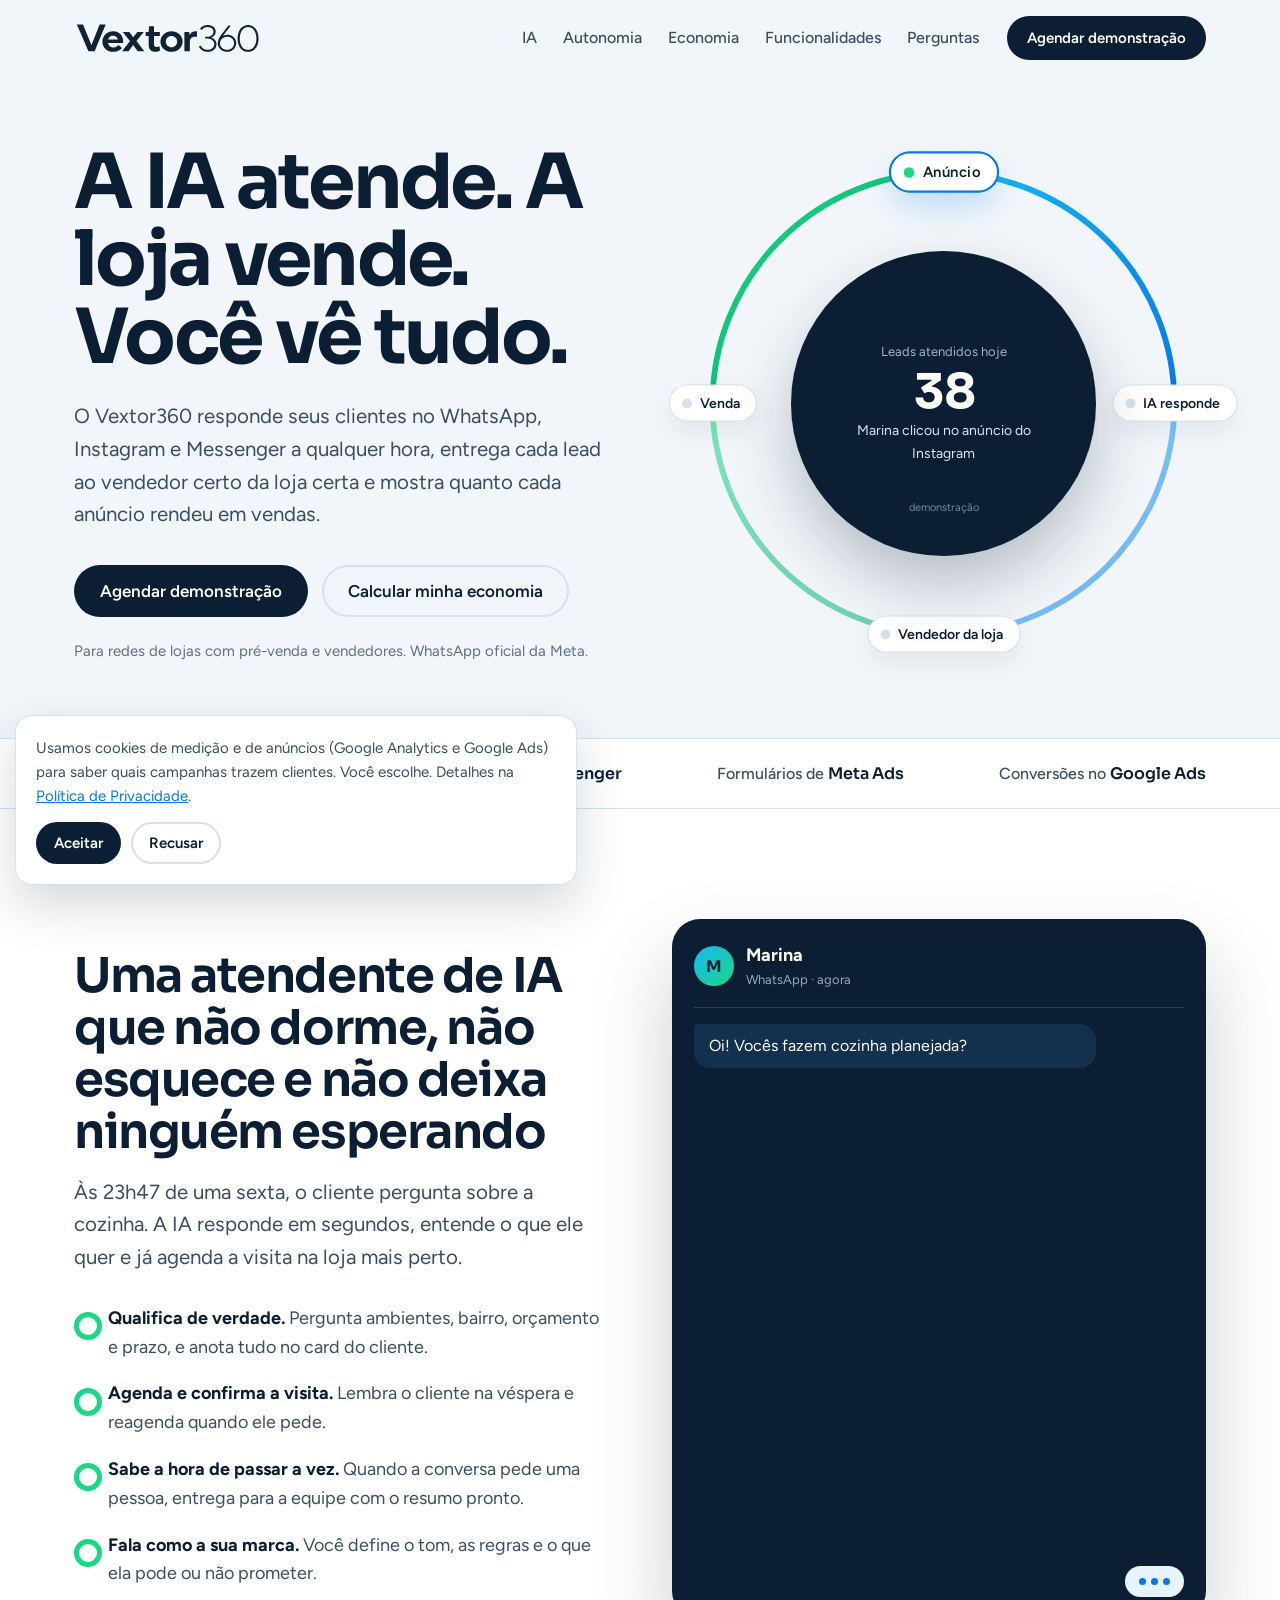
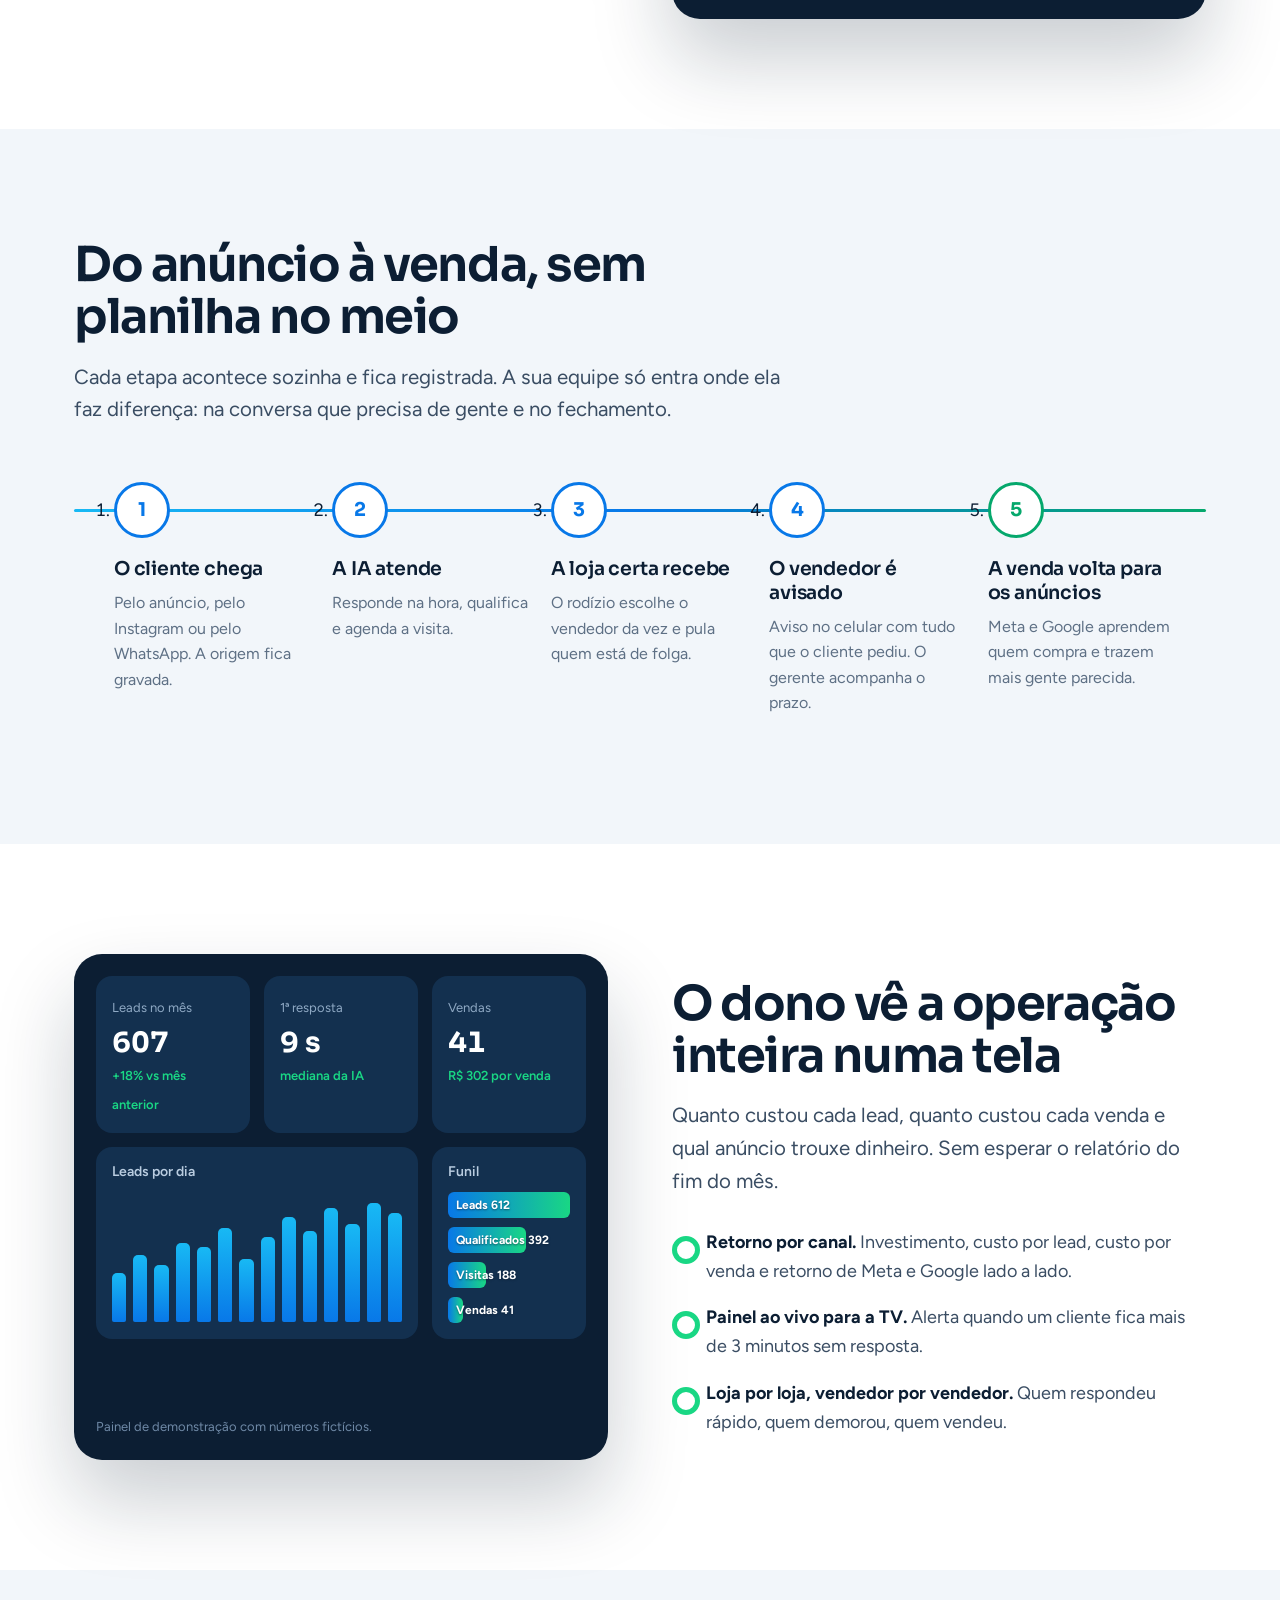
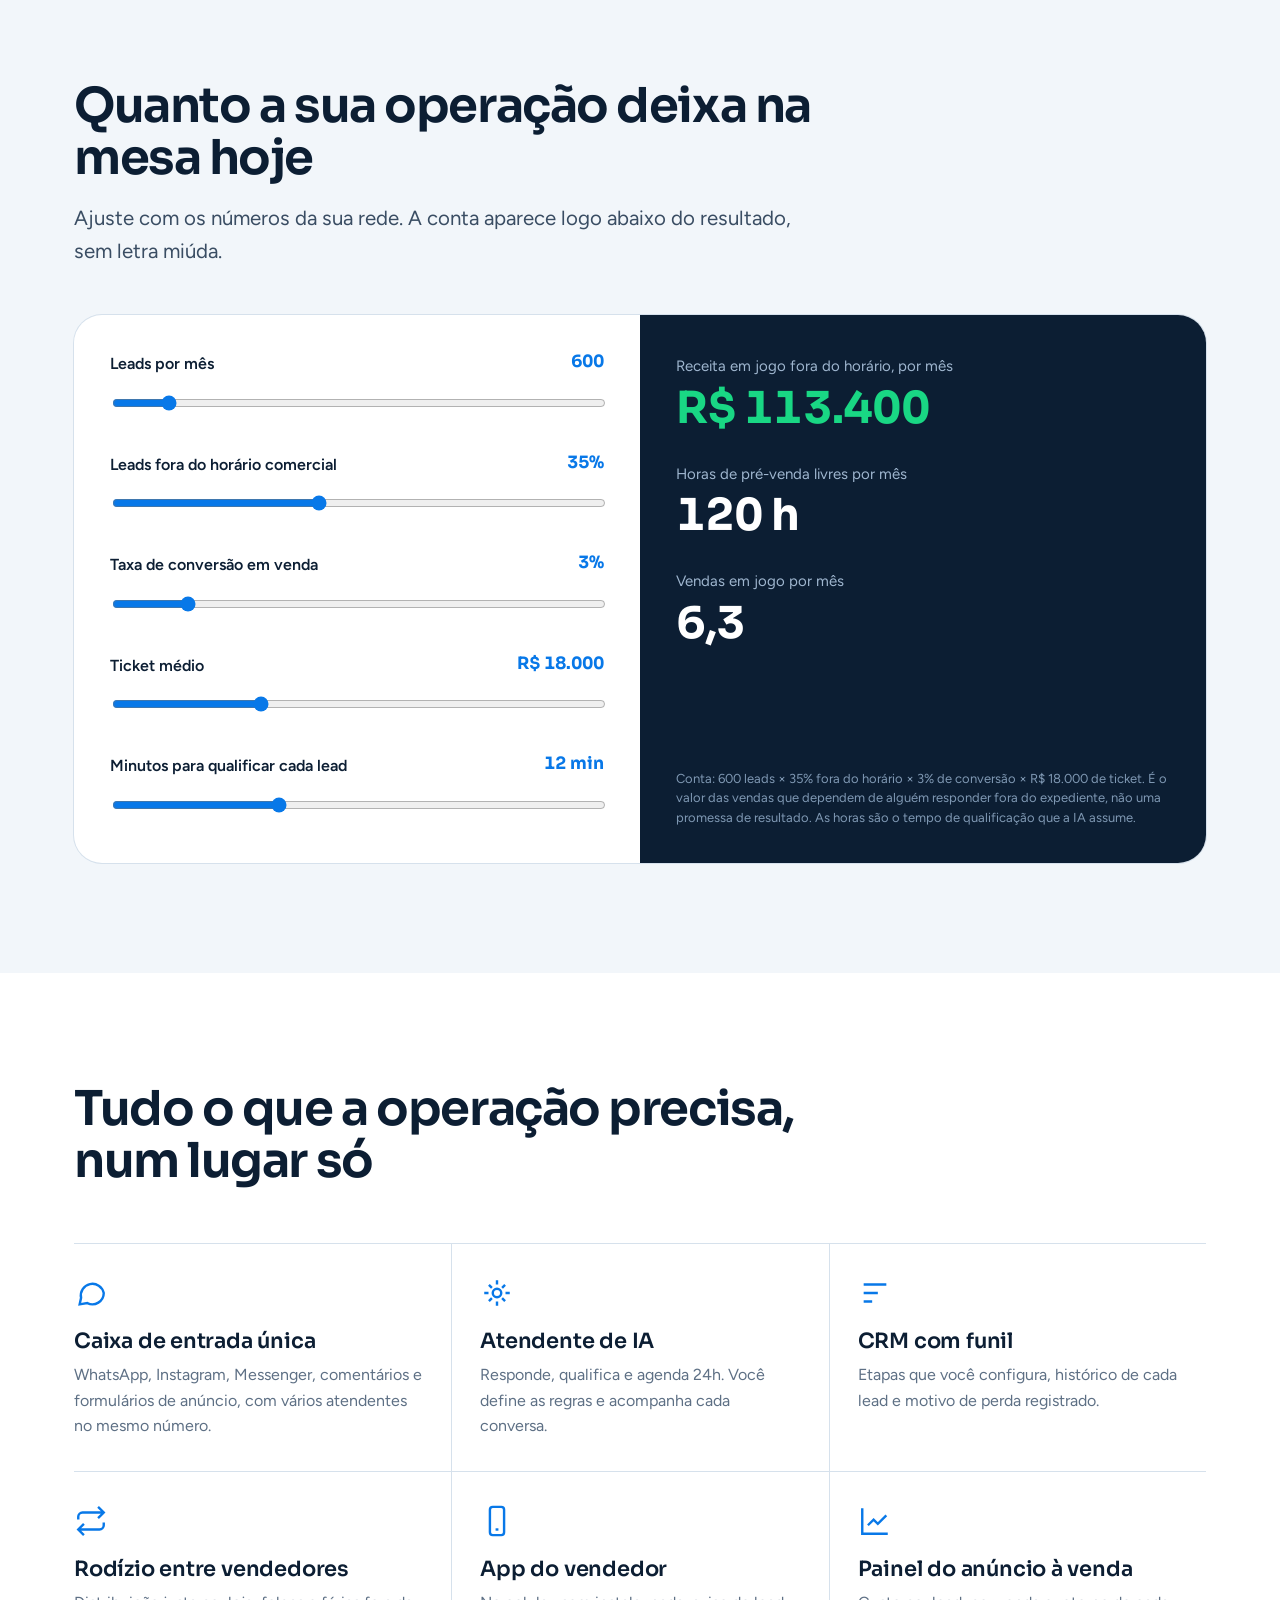
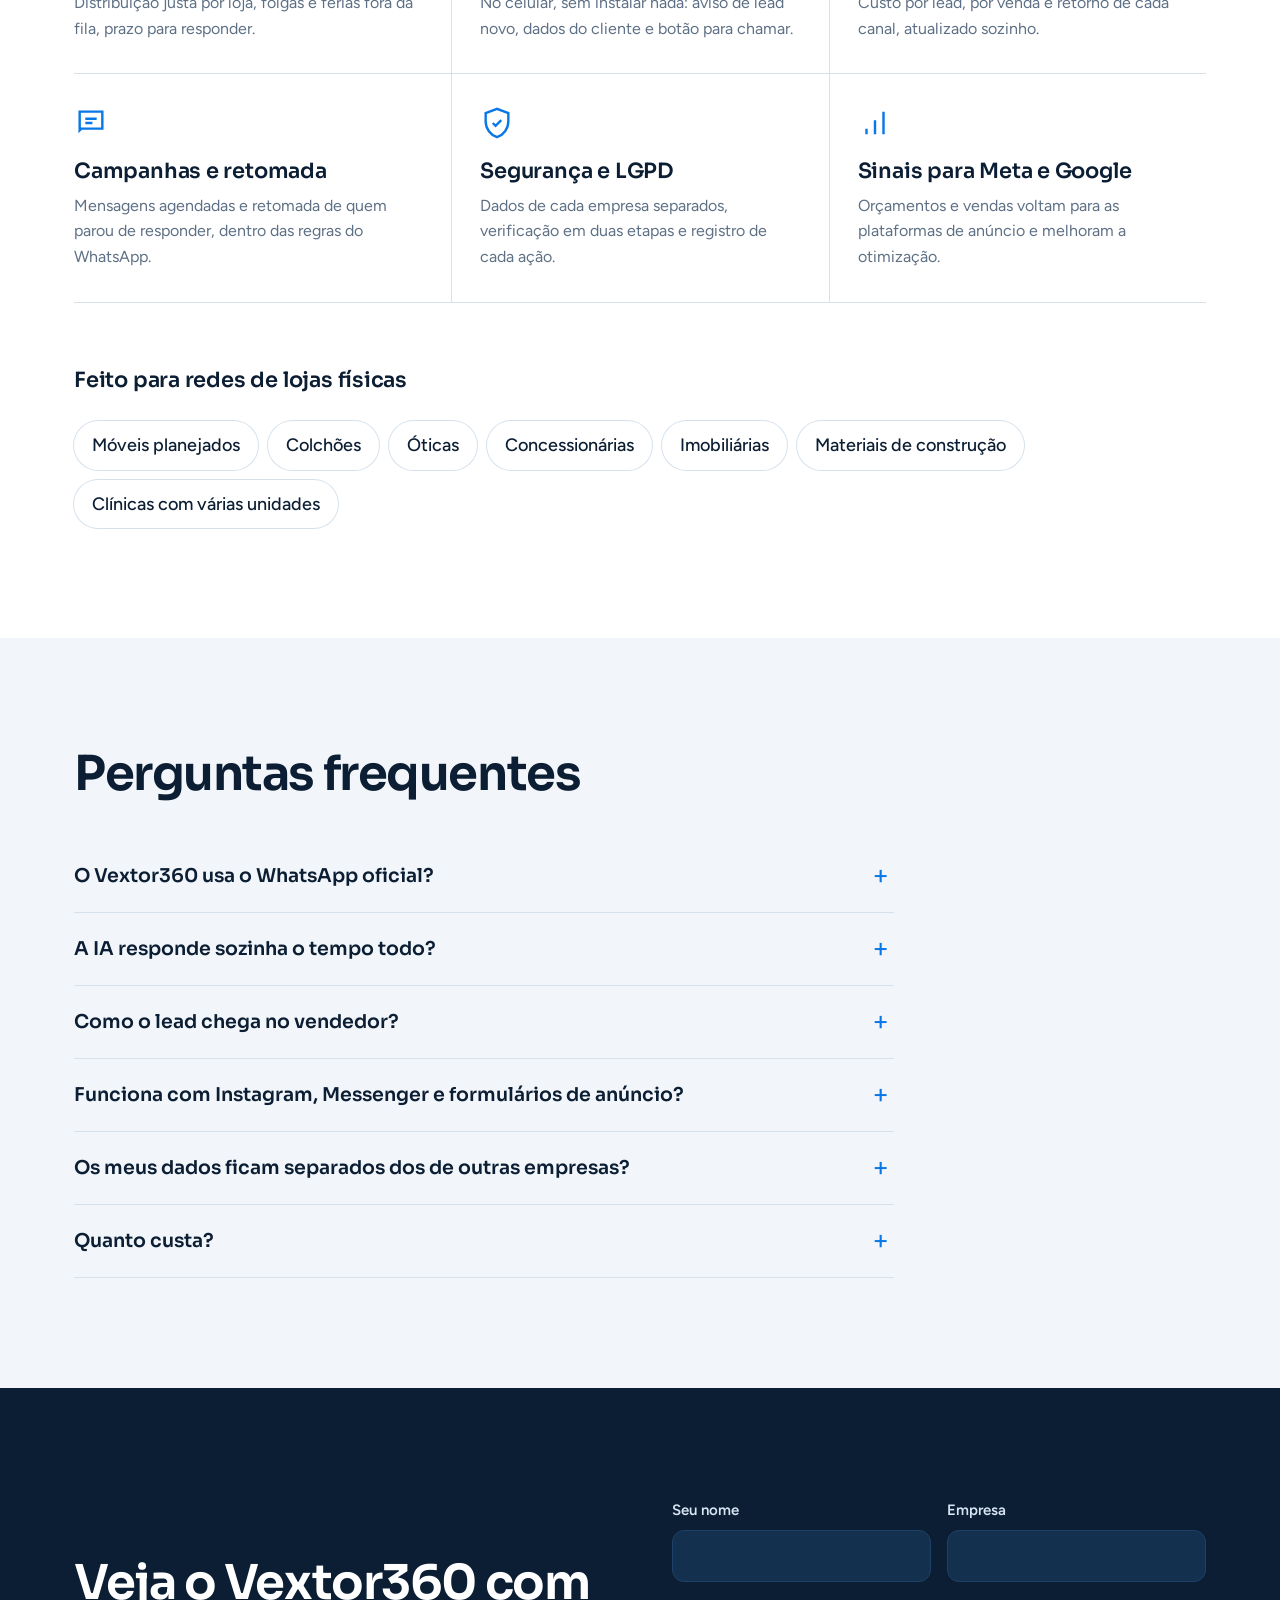
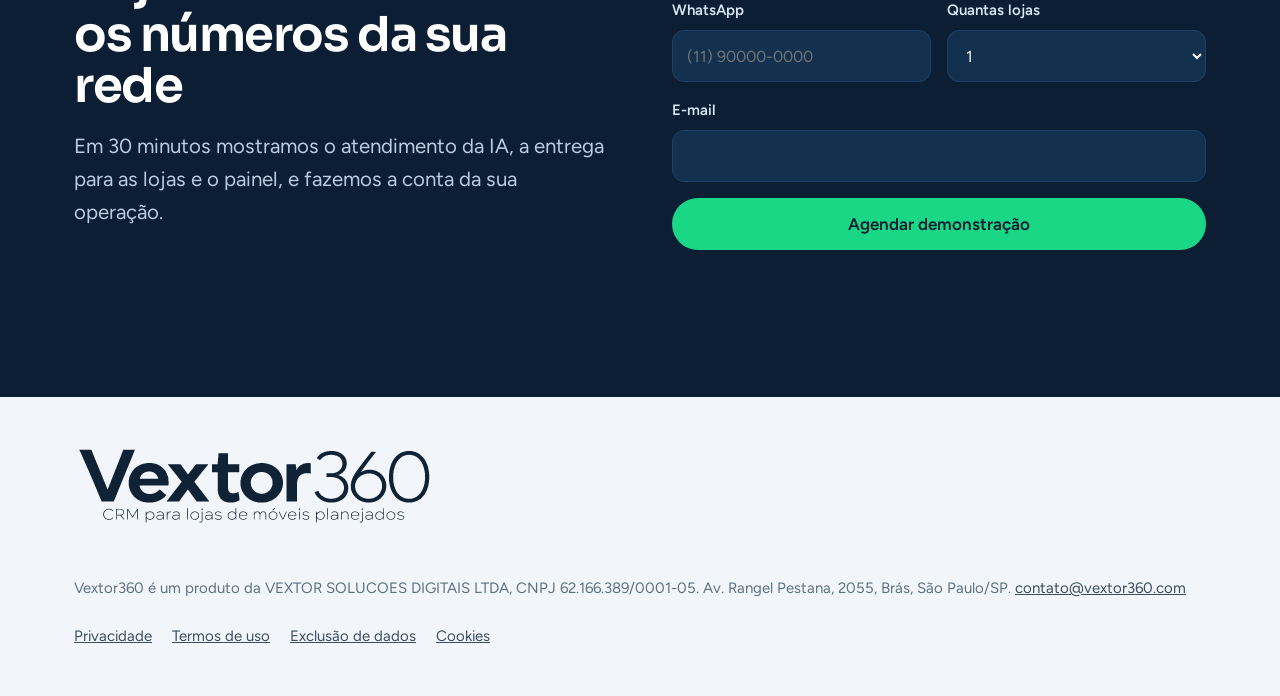
<file: index.html>
<!doctype html>
<html lang="pt-BR">
<head>
<meta charset="utf-8">
<meta name="viewport" content="width=device-width, initial-scale=1">
<title>Vextor360: WhatsApp com IA e CRM para redes de lojas</title>
<meta name="description" content="Atendimento com inteligência artificial 24h no WhatsApp, Instagram e Messenger, lead entregue ao vendedor certo da loja certa e painel do anúncio até a venda. Para redes de lojas físicas.">
<link rel="canonical" href="https://vextor360.com/">
<meta name="robots" content="index, follow, max-image-preview:large">
<meta name="theme-color" content="#102235">
<link rel="icon" href="/favicon.ico" sizes="any"><link rel="apple-touch-icon" href="/apple-touch-icon.png">

<link rel="preload" href="/fontes/sora.woff2" as="font" type="font/woff2" crossorigin>
<link rel="preload" href="/fontes/figtree.woff2" as="font" type="font/woff2" crossorigin>
<link rel="stylesheet" href="/site.css?v=5">
<meta property="og:type" content="website">
<meta property="og:locale" content="pt_BR">
<meta property="og:site_name" content="Vextor360">
<meta property="og:url" content="https://vextor360.com/">
<meta property="og:title" content="Vextor360: a IA atende, a loja vende">
<meta property="og:description" content="WhatsApp com IA 24h, distribuição de leads para as lojas e painel do anúncio até a venda.">
<meta property="og:image" content="https://vextor360.com/og.png">
<meta property="og:image:width" content="1200"><meta property="og:image:height" content="630">
<meta name="twitter:card" content="summary_large_image">
<script type="application/ld+json">
{"@context":"https://schema.org","@graph":[
 {"@type":"Organization","@id":"https://vextor360.com/#org","name":"Vextor360","legalName":"VEXTOR SOLUCOES DIGITAIS LTDA","url":"https://vextor360.com/","logo":"https://vextor360.com/icone-512.png","email":"contato@vextor360.com","taxID":"62.166.389/0001-05","address":{"@type":"PostalAddress","streetAddress":"Av. Rangel Pestana, 2055","addressLocality":"São Paulo","addressRegion":"SP","postalCode":"03001-000","addressCountry":"BR"}},
 {"@type":"WebSite","@id":"https://vextor360.com/#site","url":"https://vextor360.com/","name":"Vextor360","inLanguage":"pt-BR","publisher":{"@id":"https://vextor360.com/#org"}},
 {"@type":"SoftwareApplication","name":"Vextor360","applicationCategory":"BusinessApplication","operatingSystem":"Web, Android, iOS","description":"Atendimento com IA no WhatsApp, Instagram e Messenger, CRM com funil, distribuição de leads para lojas e painel do anúncio até a venda.","offers":{"@type":"Offer","availability":"https://schema.org/InStock","priceCurrency":"BRL","description":"Planos sob consulta"},"publisher":{"@id":"https://vextor360.com/#org"}},
 {"@type":"FAQPage","mainEntity":[
  {"@type":"Question","name":"O Vextor360 usa o WhatsApp oficial?","acceptedAnswer":{"@type":"Answer","text":"Sim. O número da sua empresa é conectado pela API oficial do WhatsApp Business, da Meta. Nada de aparelho ligado no escritório nem risco de bloqueio por uso de ferramentas não oficiais."}},
  {"@type":"Question","name":"A IA responde sozinha o tempo todo?","acceptedAnswer":{"@type":"Answer","text":"A IA responde 24 horas, qualifica o cliente e agenda a visita. Quando a conversa precisa de uma pessoa, ela passa para a sua equipe, e qualquer atendente pode assumir a conversa a qualquer momento."}},
  {"@type":"Question","name":"Como o lead chega no vendedor?","acceptedAnswer":{"@type":"Answer","text":"A pré-venda escolhe a loja e um rodízio escolhe o vendedor da vez, pulando quem está de folga ou de férias. O vendedor recebe o aviso no celular com os dados do cliente."}},
  {"@type":"Question","name":"Funciona com Instagram, Messenger e formulários de anúncio?","acceptedAnswer":{"@type":"Answer","text":"Sim. Direct do Instagram, Messenger, comentários e formulários de anúncios da Meta chegam na mesma caixa de entrada do WhatsApp."}},
  {"@type":"Question","name":"Os meus dados ficam separados dos de outras empresas?","acceptedAnswer":{"@type":"Answer","text":"Sim. Cada empresa tem os dados separados no próprio banco de dados, com acesso por papéis, verificação em duas etapas para administradores e registro de cada ação, conforme a LGPD."}},
  {"@type":"Question","name":"Quanto custa?","acceptedAnswer":{"@type":"Answer","text":"O valor depende do número de lojas, de atendentes e de números de WhatsApp. Peça uma demonstração e montamos a proposta para a sua rede."}}
 ]}
]}
</script>
<script src="/medicao.js?v=5"></script>
</head>
<body><noscript><iframe src="https://www.googletagmanager.com/ns.html?id=GTM-KT5S8QT5" height="0" width="0" style="display:none;visibility:hidden" title="Google Tag Manager"></iframe></noscript>
<a class="pular" href="#conteudo">Ir para o conteúdo</a>

<header class="topo" id="topo">
  <div class="envolve">
    <a class="marca" href="/" aria-label="Vextor360, página inicial"><img src="/marca/vextor360-compacta.svg" alt="Vextor360" width="187" height="32"></a>
    <button class="menu-bt" aria-expanded="false" aria-controls="menu" aria-label="Abrir menu"><svg width="26" height="26" viewBox="0 0 24 24" fill="none" stroke="currentColor" stroke-width="2" stroke-linecap="round"><path d="M4 7h16M4 12h16M4 17h16"/></svg></button>
    <nav id="menu" aria-label="Principal">
      <a href="#ia">IA</a><a href="#autonomia">Autonomia</a><a href="#economia">Economia</a><a href="#funcionalidades">Funcionalidades</a><a href="#perguntas">Perguntas</a>
    </nav>
    <a class="bt bt-p bt-topo" href="#demonstracao" data-cta="topo">Agendar demonstração</a>
  </div>
</header>

<main id="conteudo">
<section class="hero" aria-labelledby="titulo">
  <div class="envolve">
    <div>
      <h1 id="titulo">A IA atende. A loja vende. Você vê tudo.</h1>
      <p class="lead">O Vextor360 responde seus clientes no WhatsApp, Instagram e Messenger a qualquer hora, entrega cada lead ao vendedor certo da loja certa e mostra quanto cada anúncio rendeu em vendas.</p>
      <div class="acoes">
        <a class="bt bt-p" href="#demonstracao" data-cta="hero">Agendar demonstração</a>
        <a class="bt bt-s" href="#economia" data-cta="hero-calc">Calcular minha economia</a>
      </div>
      <p class="nota">Para redes de lojas com pré-venda e vendedores. WhatsApp oficial da Meta.</p>
    </div>
    <div class="orbita" id="orbita" role="img" aria-label="Demonstração animada: um lead sai do anúncio, é atendido pela IA, vai para o vendedor da loja e vira venda.">
      <svg class="anel" viewBox="0 0 100 100" aria-hidden="true">
        <defs>
          <linearGradient id="gA" x1="0" y1="0" x2="1" y2="1"><stop offset="0" stop-color="#18B9F4"/><stop offset="1" stop-color="#0878E8"/></linearGradient>
          <linearGradient id="gV" x1="0" y1="0" x2="1" y2="1"><stop offset="0" stop-color="#19D784"/><stop offset="1" stop-color="#05A86C"/></linearGradient>
        </defs>
        <path d="M50 6 A44 44 0 0 1 94 50" fill="none" stroke="url(#gA)" stroke-width="1.1" stroke-linecap="round"/>
        <path d="M94 50 A44 44 0 0 1 50 94" fill="none" stroke="url(#gA)" stroke-width="1.1" stroke-linecap="round" opacity=".55"/>
        <path d="M50 94 A44 44 0 0 1 6 50" fill="none" stroke="url(#gV)" stroke-width="1.1" stroke-linecap="round" opacity=".55"/>
        <path d="M6 50 A44 44 0 0 1 50 6" fill="none" stroke="url(#gV)" stroke-width="1.1" stroke-linecap="round"/>
        <circle id="lead-ponto" r="2.4" cx="50" cy="6" fill="#0C1E33" stroke="#fff" stroke-width=".9"/>
      </svg>
      <div class="estacao e1" data-i="0"><i></i>Anúncio</div>
      <div class="estacao e2" data-i="1"><i></i>IA responde</div>
      <div class="estacao e3" data-i="2"><i></i>Vendedor da loja</div>
      <div class="estacao e4" data-i="3"><i></i>Venda</div>
      <div class="painel-centro" aria-hidden="true">
        <span class="rot" id="o-rot">Leads atendidos hoje</span>
        <span class="num" id="o-num">0</span>
        <span class="ev" id="o-ev">Esperando o próximo cliente</span>
        <span class="demo">demonstração</span>
      </div>
    </div>
  </div>
</section>

<div class="canais" aria-label="Canais e integrações">
  <div class="envolve">
    <span><b>WhatsApp</b> oficial</span><span><b>Instagram</b> Direct</span><span><b>Messenger</b></span><span>Formulários de <b>Meta Ads</b></span><span>Conversões no <b>Google Ads</b></span>
  </div>
</div>

<section class="bloco branco" id="ia" aria-labelledby="t-ia">
  <div class="envolve duas">
    <div>
      <h2 id="t-ia">Uma atendente de IA que não dorme, não esquece e não deixa ninguém esperando</h2>
      <p class="lead">Às 23h47 de uma sexta, o cliente pergunta sobre a cozinha. A IA responde em segundos, entende o que ele quer e já agenda a visita na loja mais perto.</p>
      <ul class="lista-pontos">
        <li><b>Qualifica de verdade.</b> Pergunta ambientes, bairro, orçamento e prazo, e anota tudo no card do cliente.</li>
        <li><b>Agenda e confirma a visita.</b> Lembra o cliente na véspera e reagenda quando ele pede.</li>
        <li><b>Sabe a hora de passar a vez.</b> Quando a conversa pede uma pessoa, entrega para a equipe com o resumo pronto.</li>
        <li><b>Fala como a sua marca.</b> Você define o tom, as regras e o que ela pode ou não prometer.</li>
      </ul>
    </div>
    <div class="tela" aria-label="Exemplo de conversa da IA com um cliente">
      <div class="barra"><div class="av" aria-hidden="true">M</div><div><b>Marina</b><small>WhatsApp · agora</small></div></div>
      <div class="chat" id="chat">
        <div class="msg cli">Oi! Vocês fazem cozinha planejada?</div>
        <div class="msg ia"><em>Atendente IA</em>Fazemos sim, Marina! É para cozinha só ou tem outro ambiente também?</div>
        <div class="msg cli">Cozinha e o quarto do casal</div>
        <div class="msg ia"><em>Atendente IA</em>Perfeito. Em qual bairro você mora? Assim indico a loja mais perto.</div>
        <div class="msg cli">Tatuapé</div>
        <div class="msg ia"><em>Atendente IA</em>A loja do Tatuapé tem horário sábado às 10h ou às 15h. Qual fica melhor?</div>
        <div class="msg cli">10h!</div>
        <div class="msg sis">Visita agendada · lead enviado à loja Tatuapé</div>
        <div class="pontos" aria-hidden="true"><i></i><i></i><i></i></div>
      </div>
    </div>
  </div>
</section>

<section class="bloco" id="autonomia" aria-labelledby="t-aut">
  <div class="envolve">
    <div class="cab-sec">
      <h2 id="t-aut">Do anúncio à venda, sem planilha no meio</h2>
      <p class="lead">Cada etapa acontece sozinha e fica registrada. A sua equipe só entra onde ela faz diferença: na conversa que precisa de gente e no fechamento.</p>
    </div>
    <ol class="jornada">
      <li class="passo"><span class="n">1</span><h3>O cliente chega</h3><p>Pelo anúncio, pelo Instagram ou pelo WhatsApp. A origem fica gravada.</p></li>
      <li class="passo"><span class="n">2</span><h3>A IA atende</h3><p>Responde na hora, qualifica e agenda a visita.</p></li>
      <li class="passo"><span class="n">3</span><h3>A loja certa recebe</h3><p>O rodízio escolhe o vendedor da vez e pula quem está de folga.</p></li>
      <li class="passo"><span class="n">4</span><h3>O vendedor é avisado</h3><p>Aviso no celular com tudo que o cliente pediu. O gerente acompanha o prazo.</p></li>
      <li class="passo"><span class="n">5</span><h3>A venda volta para os anúncios</h3><p>Meta e Google aprendem quem compra e trazem mais gente parecida.</p></li>
    </ol>
  </div>
</section>

<section class="bloco branco" id="gestao" aria-labelledby="t-gest">
  <div class="envolve duas">
    <div class="tela" id="dash" aria-label="Exemplo do painel da gestão">
      <div class="dash">
        <div class="k"><span>Leads no mês</span><b data-alvo="612">0</b><small>+18% vs mês anterior</small></div>
        <div class="k"><span>1ª resposta</span><b data-alvo="9" data-suf=" s">0</b><small>mediana da IA</small></div>
        <div class="k"><span>Vendas</span><b data-alvo="41">0</b><small>R$ 302 por venda</small></div>
        <div class="g"><h4>Leads por dia</h4><div class="barras" id="barras"></div></div>
        <div class="f"><h4>Funil</h4><div class="funil" id="funil"><div data-w="100">Leads 612</div><div data-w="64">Qualificados 392</div><div data-w="31">Visitas 188</div><div data-w="12">Vendas 41</div></div></div>
        <div class="alerta" id="alerta"><svg width="18" height="18" viewBox="0 0 24 24" fill="none" stroke="currentColor" stroke-width="2.2" aria-hidden="true"><path d="M12 8v5m0 3.5v.01M10.3 3.9 2.6 17.5A2 2 0 0 0 4.3 20.5h15.4a2 2 0 0 0 1.7-3L13.7 3.9a2 2 0 0 0-3.4 0Z"/></svg>Rita, loja Penha: cliente sem resposta há 3 min</div>
      </div>
      <p class="demo-nota">Painel de demonstração com números fictícios.</p>
    </div>
    <div>
      <h2 id="t-gest">O dono vê a operação inteira numa tela</h2>
      <p class="lead">Quanto custou cada lead, quanto custou cada venda e qual anúncio trouxe dinheiro. Sem esperar o relatório do fim do mês.</p>
      <ul class="lista-pontos">
        <li><b>Retorno por canal.</b> Investimento, custo por lead, custo por venda e retorno de Meta e Google lado a lado.</li>
        <li><b>Painel ao vivo para a TV.</b> Alerta quando um cliente fica mais de 3 minutos sem resposta.</li>
        <li><b>Loja por loja, vendedor por vendedor.</b> Quem respondeu rápido, quem demorou, quem vendeu.</li>
      </ul>
    </div>
  </div>
</section>

<section class="bloco" id="economia" aria-labelledby="t-eco">
  <div class="envolve">
    <div class="cab-sec">
      <h2 id="t-eco">Quanto a sua operação deixa na mesa hoje</h2>
      <p class="lead">Ajuste com os números da sua rede. A conta aparece logo abaixo do resultado, sem letra miúda.</p>
    </div>
    <div class="calc">
      <form id="calc" aria-label="Calculadora de economia">
        <div class="campo"><label for="c-leads">Leads por mês <output for="c-leads" id="o-leads">600</output></label><input type="range" id="c-leads" min="100" max="5000" step="50" value="600"></div>
        <div class="campo"><label for="c-fora">Leads fora do horário comercial <output for="c-fora" id="o-fora">35%</output></label><input type="range" id="c-fora" min="10" max="70" step="5" value="35"></div>
        <div class="campo"><label for="c-conv">Taxa de conversão em venda <output for="c-conv" id="o-conv">3%</output></label><input type="range" id="c-conv" min="1" max="15" step="0.5" value="3"></div>
        <div class="campo"><label for="c-ticket">Ticket médio <output for="c-ticket" id="o-ticket">R$ 18.000</output></label><input type="range" id="c-ticket" min="500" max="60000" step="500" value="18000"></div>
        <div class="campo"><label for="c-min">Minutos para qualificar cada lead <output for="c-min" id="o-min">12 min</output></label><input type="range" id="c-min" min="3" max="30" step="1" value="12"></div>
      </form>
      <div class="res" aria-live="polite">
        <div class="item dest"><span>Receita em jogo fora do horário, por mês</span><b id="r-receita">R$ 0</b></div>
        <div class="item"><span>Horas de pré-venda livres por mês</span><b id="r-horas">0 h</b></div>
        <div class="item"><span>Vendas em jogo por mês</span><b id="r-vendas">0</b></div>
        <p class="conta" id="r-conta"></p>
      </div>
    </div>
  </div>
</section>

<section class="bloco branco" id="funcionalidades" aria-labelledby="t-func">
  <div class="envolve">
    <div class="cab-sec"><h2 id="t-func">Tudo o que a operação precisa, num lugar só</h2></div>
    <div class="funcs">
      <div class="func"><svg viewBox="0 0 24 24" fill="none" stroke="currentColor" stroke-width="1.7" aria-hidden="true"><path d="M21 12a8 8 0 0 1-11.6 7.1L4 20l1-4.6A8 8 0 1 1 21 12z"/></svg><h3>Caixa de entrada única</h3><p>WhatsApp, Instagram, Messenger, comentários e formulários de anúncio, com vários atendentes no mesmo número.</p></div>
      <div class="func"><svg viewBox="0 0 24 24" fill="none" stroke="currentColor" stroke-width="1.7" aria-hidden="true"><path d="M12 3v3m0 12v3M3 12h3m12 0h3M6.3 6.3l2.1 2.1m7.2 7.2 2.1 2.1m0-11.4-2.1 2.1m-7.2 7.2-2.1 2.1"/><circle cx="12" cy="12" r="3"/></svg><h3>Atendente de IA</h3><p>Responde, qualifica e agenda 24h. Você define as regras e acompanha cada conversa.</p></div>
      <div class="func"><svg viewBox="0 0 24 24" fill="none" stroke="currentColor" stroke-width="1.7" aria-hidden="true"><path d="M4 6h16M4 12h10M4 18h6"/></svg><h3>CRM com funil</h3><p>Etapas que você configura, histórico de cada lead e motivo de perda registrado.</p></div>
      <div class="func"><svg viewBox="0 0 24 24" fill="none" stroke="currentColor" stroke-width="1.7" aria-hidden="true"><path d="M17 2l4 4-4 4M3 11V9a3 3 0 0 1 3-3h15M7 22l-4-4 4-4m14-1v2a3 3 0 0 1-3 3H3"/></svg><h3>Rodízio entre vendedores</h3><p>Distribuição justa por loja, folgas e férias fora da fila, prazo para responder.</p></div>
      <div class="func"><svg viewBox="0 0 24 24" fill="none" stroke="currentColor" stroke-width="1.7" aria-hidden="true"><rect x="7" y="2" width="10" height="20" rx="2"/><path d="M11 18h2"/></svg><h3>App do vendedor</h3><p>No celular, sem instalar nada: aviso de lead novo, dados do cliente e botão para chamar.</p></div>
      <div class="func"><svg viewBox="0 0 24 24" fill="none" stroke="currentColor" stroke-width="1.7" aria-hidden="true"><path d="M3 3v18h18"/><path d="m7 15 4-4 3 3 6-6"/></svg><h3>Painel do anúncio à venda</h3><p>Custo por lead, por venda e retorno de cada canal, atualizado sozinho.</p></div>
      <div class="func"><svg viewBox="0 0 24 24" fill="none" stroke="currentColor" stroke-width="1.7" aria-hidden="true"><path d="M4 4h16v12H5.2L4 17.2V4z"/><path d="M8 9h8M8 12h5"/></svg><h3>Campanhas e retomada</h3><p>Mensagens agendadas e retomada de quem parou de responder, dentro das regras do WhatsApp.</p></div>
      <div class="func"><svg viewBox="0 0 24 24" fill="none" stroke="currentColor" stroke-width="1.7" aria-hidden="true"><path d="M12 2 4 5v6c0 5 3.4 9.4 8 11 4.6-1.6 8-6 8-11V5l-8-3z"/><path d="m9 12 2 2 4-4"/></svg><h3>Segurança e LGPD</h3><p>Dados de cada empresa separados, verificação em duas etapas e registro de cada ação.</p></div>
      <div class="func"><svg viewBox="0 0 24 24" fill="none" stroke="currentColor" stroke-width="1.7" aria-hidden="true"><path d="M12 20V10m6 10V4M6 20v-4"/></svg><h3>Sinais para Meta e Google</h3><p>Orçamentos e vendas voltam para as plataformas de anúncio e melhoram a otimização.</p></div>
    </div>
    <h3 style="margin-top:64px">Feito para redes de lojas físicas</h3>
    <div class="setores"><span>Móveis planejados</span><span>Colchões</span><span>Óticas</span><span>Concessionárias</span><span>Imobiliárias</span><span>Materiais de construção</span><span>Clínicas com várias unidades</span></div>
  </div>
</section>

<section class="bloco" id="perguntas" aria-labelledby="t-faq">
  <div class="envolve">
    <h2 id="t-faq">Perguntas frequentes</h2>
    <div class="faq">
      <details><summary>O Vextor360 usa o WhatsApp oficial?</summary><p>Sim. O número da sua empresa é conectado pela API oficial do WhatsApp Business, da Meta. Nada de aparelho ligado no escritório nem risco de bloqueio por uso de ferramentas não oficiais.</p></details>
      <details><summary>A IA responde sozinha o tempo todo?</summary><p>A IA responde 24 horas, qualifica o cliente e agenda a visita. Quando a conversa precisa de uma pessoa, ela passa para a sua equipe, e qualquer atendente pode assumir a conversa a qualquer momento.</p></details>
      <details><summary>Como o lead chega no vendedor?</summary><p>A pré-venda escolhe a loja e um rodízio escolhe o vendedor da vez, pulando quem está de folga ou de férias. O vendedor recebe o aviso no celular com os dados do cliente.</p></details>
      <details><summary>Funciona com Instagram, Messenger e formulários de anúncio?</summary><p>Sim. Direct do Instagram, Messenger, comentários e formulários de anúncios da Meta chegam na mesma caixa de entrada do WhatsApp.</p></details>
      <details><summary>Os meus dados ficam separados dos de outras empresas?</summary><p>Sim. Cada empresa tem os dados separados no próprio banco de dados, com acesso por papéis, verificação em duas etapas para administradores e registro de cada ação, conforme a LGPD.</p></details>
      <details><summary>Quanto custa?</summary><p>O valor depende do número de lojas, de atendentes e de números de WhatsApp. Peça uma demonstração e montamos a proposta para a sua rede.</p></details>
    </div>
  </div>
</section>

<section class="bloco contato" id="demonstracao" aria-labelledby="t-demo">
  <div class="envolve duas">
    <div>
      <h2 id="t-demo">Veja o Vextor360 com os números da sua rede</h2>
      <p class="lead">Em 30 minutos mostramos o atendimento da IA, a entrega para as lojas e o painel, e fazemos a conta da sua operação.</p>
    </div>
    <form class="form-demo" id="form-demo" novalidate>
      <label>Seu nome<input name="nome" autocomplete="name" required></label>
      <label>Empresa<input name="empresa" autocomplete="organization" required></label>
      <label>WhatsApp<input name="whatsapp" type="tel" autocomplete="tel" inputmode="tel" required placeholder="(11) 90000-0000"></label>
      <label>Quantas lojas<select name="lojas"><option>1</option><option>2 a 5</option><option>6 a 15</option><option>Mais de 15</option></select></label>
      <label class="larga">E-mail<input name="email" type="email" autocomplete="email" required></label>
      <label class="isca" aria-hidden="true">Site<input name="site" tabindex="-1" autocomplete="off"></label>
      <button class="bt larga" type="submit">Agendar demonstração</button>
      <p class="msg-form" id="msg-form" role="status"></p>
    </form>
  </div>
</section>
</main>

<footer class="rodape">
  <div class="envolve">
    <a class="assinatura" href="/" aria-label="Vextor360, página inicial"><picture><source media="(max-width: 439px)" srcset="/marca/vextor360-compacta.svg"><img src="/marca/vextor360-principal.svg" alt="Vextor360 · CRM para lojas de móveis planejados" width="360" height="83" loading="lazy"></picture></a>
    <p>Vextor360 é um produto da VEXTOR SOLUCOES DIGITAIS LTDA, CNPJ 62.166.389/0001-05. Av. Rangel Pestana, 2055, Brás, São Paulo/SP. <a href="mailto:contato@vextor360.com">contato@vextor360.com</a></p>
    <nav aria-label="Legal"><a href="/privacidade.html">Privacidade</a><a href="/termos.html">Termos de uso</a><a href="/exclusao-de-dados.html">Exclusão de dados</a><a href="#" id="abrir-cookies">Cookies</a></nav>
  </div>
</footer>

<div class="cookies" id="cookies" role="dialog" aria-label="Cookies" aria-live="polite">
  <p>Usamos cookies de medição e de anúncios (Google Analytics e Google Ads) para saber quais campanhas trazem clientes. Você escolhe. Detalhes na <a href="/privacidade.html">Política de Privacidade</a>.</p>
  <div class="acoes"><button class="bt bt-p" id="ck-sim">Aceitar</button><button class="bt bt-s" id="ck-nao">Recusar</button></div>
</div>

<script src="/site.js?v=6" defer></script>
</body>
</html>
</file>
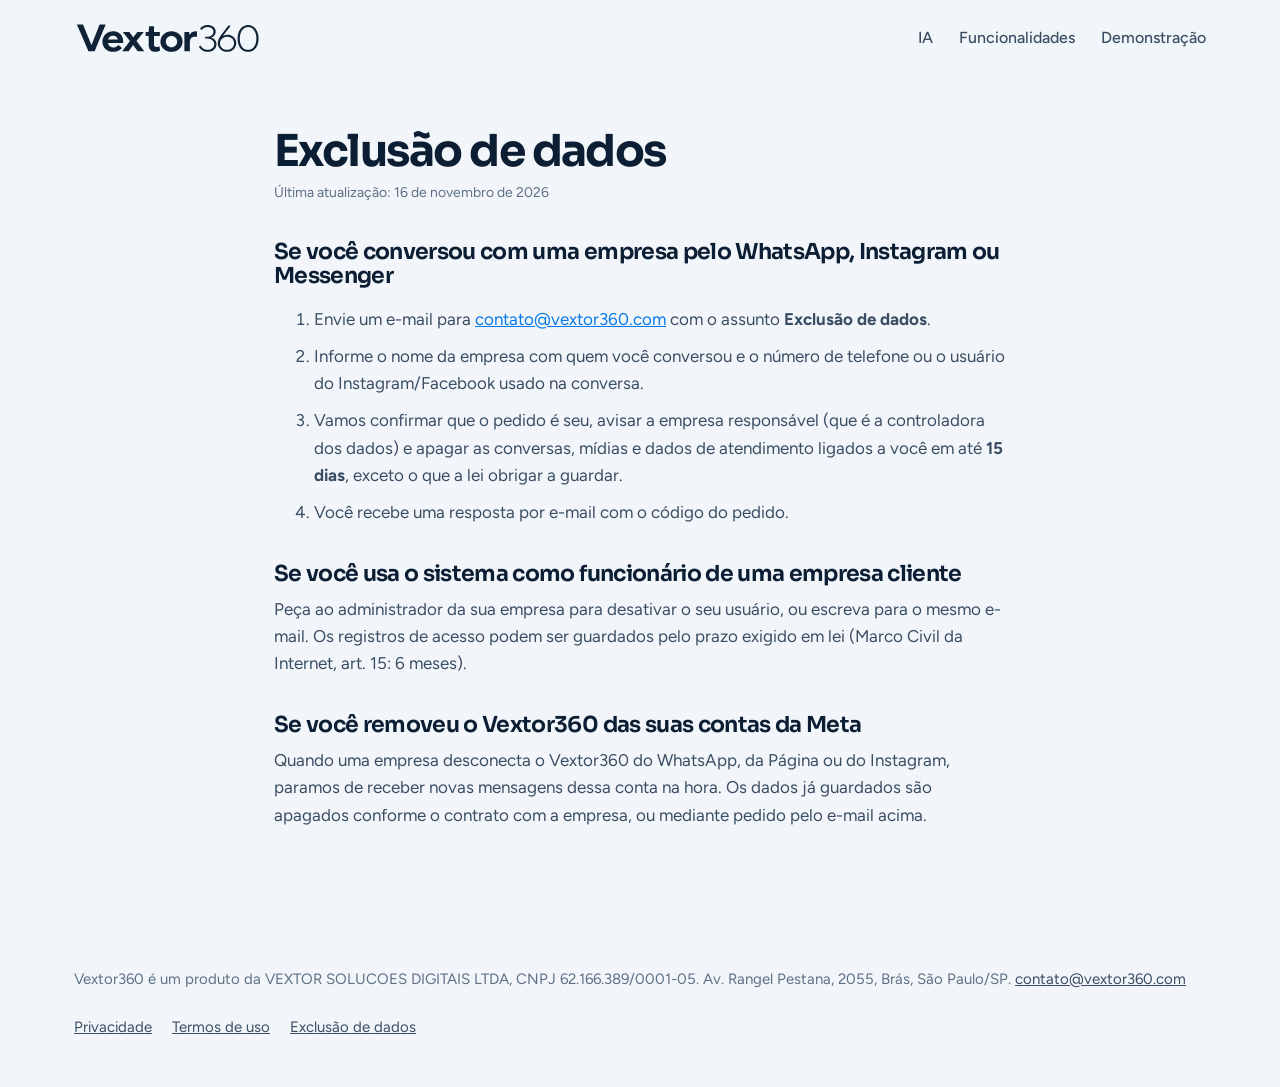
<file: exclusao-de-dados.html>
<!doctype html><html lang="pt-BR"><head><meta charset="utf-8"><meta name="viewport" content="width=device-width,initial-scale=1"><title>Exclusão de dados · Vextor360</title><link rel="icon" href="/favicon.ico" sizes="any"><link rel="apple-touch-icon" href="/apple-touch-icon.png"><meta name="description" content="Como pedir a exclusão dos seus dados no Vextor360."><link rel="canonical" href="https://vextor360.com/exclusao-de-dados.html"><link rel="stylesheet" href="/site.css?v=5"><script src="/medicao.js?v=5"></script>
</head>
<body class="legal"><noscript><iframe src="https://www.googletagmanager.com/ns.html?id=GTM-KT5S8QT5" height="0" width="0" style="display:none;visibility:hidden" title="Google Tag Manager"></iframe></noscript><header class="topo" id="topo"><div class="envolve"><a class="marca" href="/" aria-label="Vextor360, página inicial"><img src="/marca/vextor360-compacta.svg" alt="Vextor360" width="187" height="32"></a><nav aria-label="Principal" style="display:flex"><a href="/#ia">IA</a><a href="/#funcionalidades">Funcionalidades</a><a href="/#demonstracao">Demonstração</a></nav></div></header><main>
<h1>Exclusão de dados</h1><p class="fraco">Última atualização: 16 de novembro de 2026</p>
<h2>Se você conversou com uma empresa pelo WhatsApp, Instagram ou Messenger</h2>
<ol><li>Envie um e-mail para <a href="mailto:contato@vextor360.com?subject=Exclus%C3%A3o%20de%20dados">contato@vextor360.com</a> com o assunto <b>Exclusão de dados</b>.</li>
<li>Informe o nome da empresa com quem você conversou e o número de telefone ou o usuário do Instagram/Facebook usado na conversa.</li>
<li>Vamos confirmar que o pedido é seu, avisar a empresa responsável (que é a controladora dos dados) e apagar as conversas, mídias e dados de atendimento ligados a você em até <b>15 dias</b>, exceto o que a lei obrigar a guardar.</li>
<li>Você recebe uma resposta por e-mail com o código do pedido.</li></ol>
<h2>Se você usa o sistema como funcionário de uma empresa cliente</h2>
<p>Peça ao administrador da sua empresa para desativar o seu usuário, ou escreva para o mesmo e-mail. Os registros de acesso podem ser guardados pelo prazo exigido em lei (Marco Civil da Internet, art. 15: 6 meses).</p>
<h2>Se você removeu o Vextor360 das suas contas da Meta</h2>
<p>Quando uma empresa desconecta o Vextor360 do WhatsApp, da Página ou do Instagram, paramos de receber novas mensagens dessa conta na hora. Os dados já guardados são apagados conforme o contrato com a empresa, ou mediante pedido pelo e-mail acima.</p>
</main><footer class="rodape"><div class="envolve"><p>Vextor360 é um produto da VEXTOR SOLUCOES DIGITAIS LTDA, CNPJ 62.166.389/0001-05. Av. Rangel Pestana, 2055, Brás, São Paulo/SP. <a href="mailto:contato@vextor360.com">contato@vextor360.com</a></p><nav aria-label="Legal"><a href="/privacidade.html">Privacidade</a><a href="/termos.html">Termos de uso</a><a href="/exclusao-de-dados.html">Exclusão de dados</a></nav></div></footer></body></html>
</file>
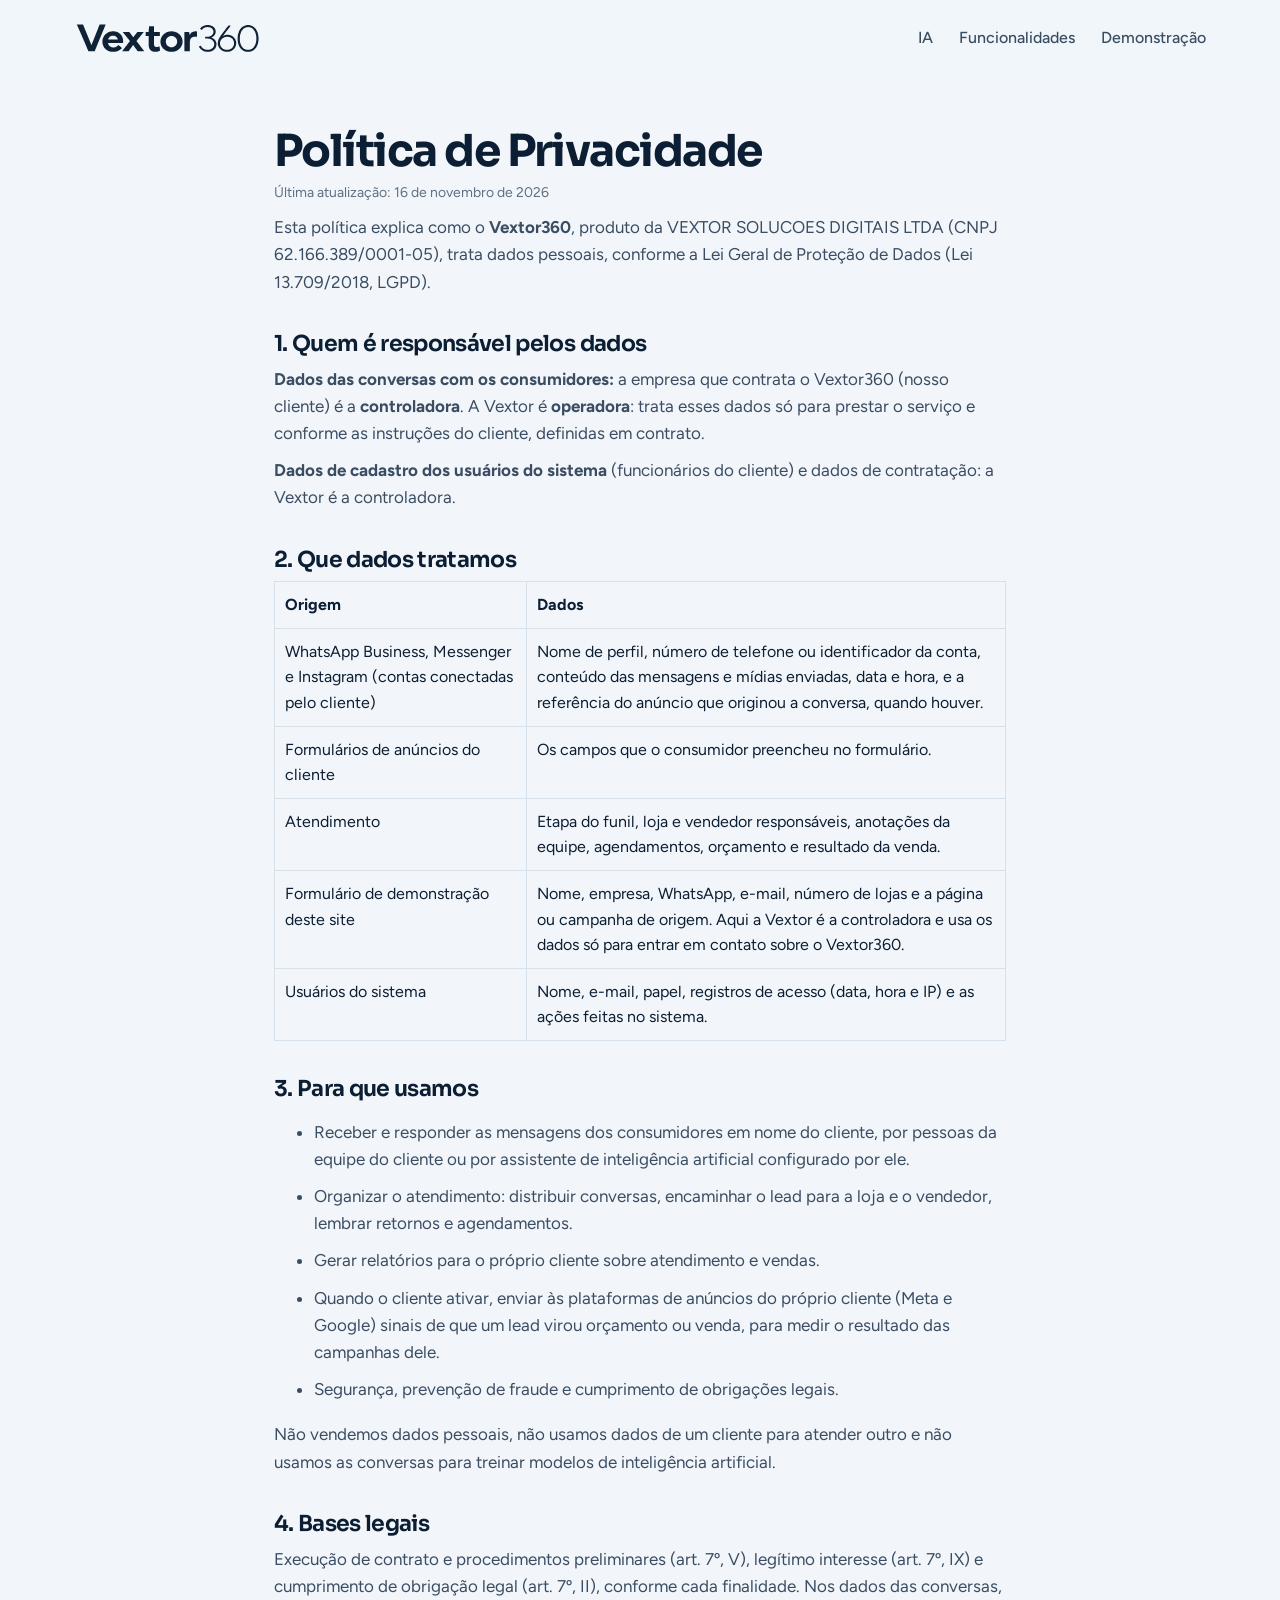
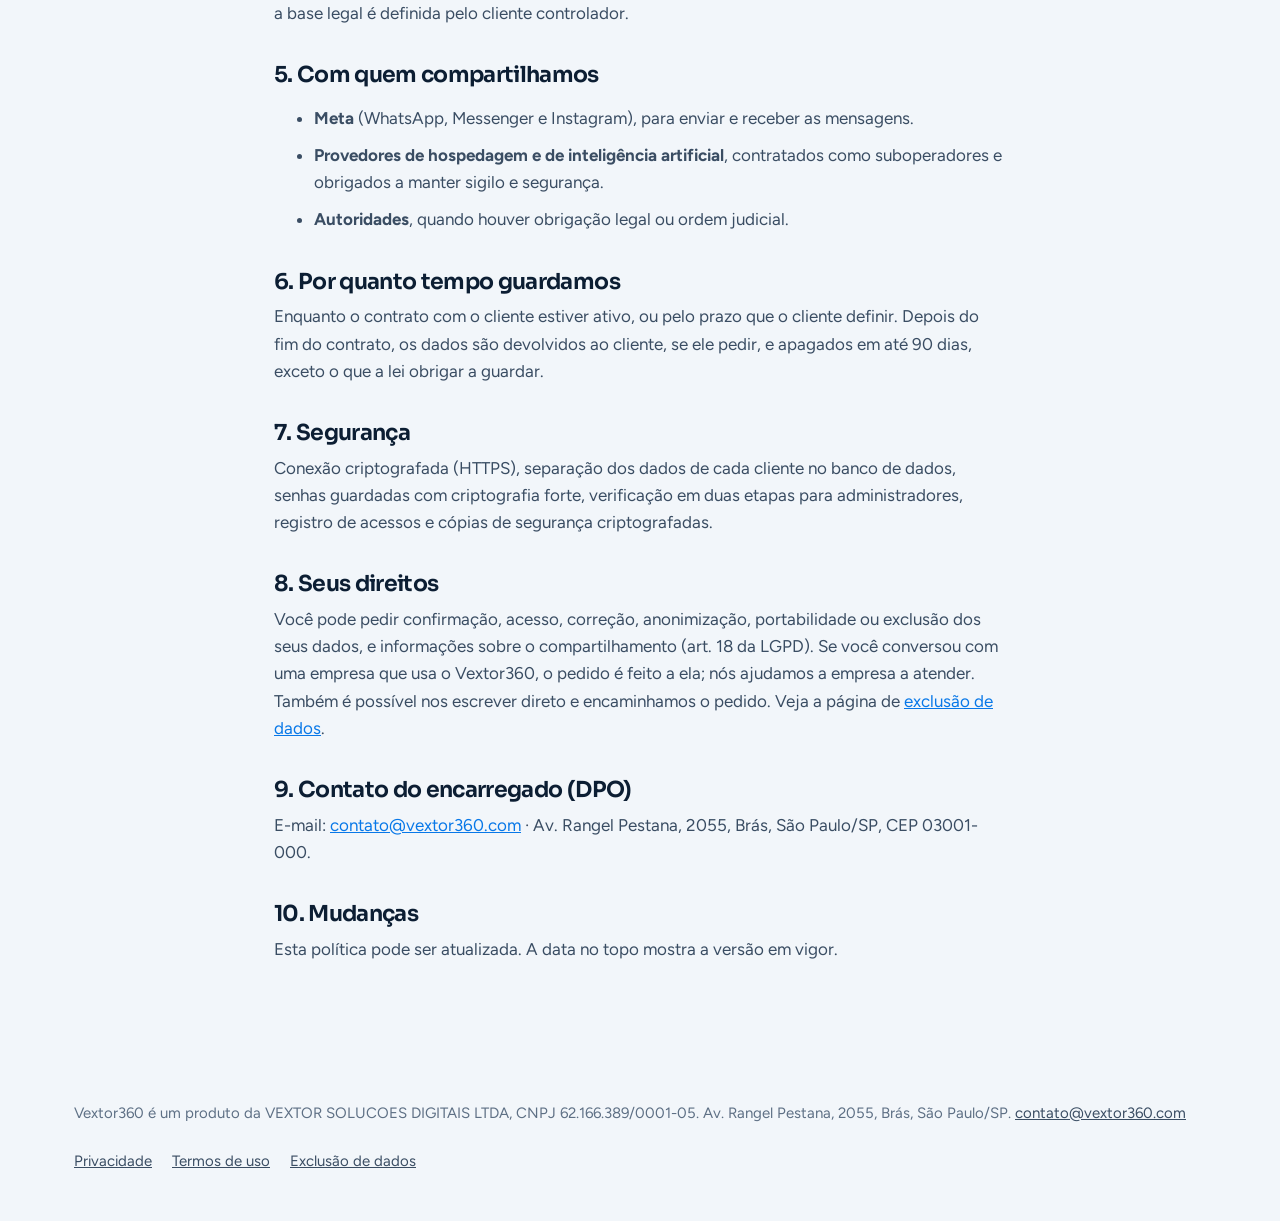
<file: privacidade.html>
<!doctype html><html lang="pt-BR"><head><meta charset="utf-8"><meta name="viewport" content="width=device-width,initial-scale=1"><title>Política de Privacidade · Vextor360</title><link rel="icon" href="/favicon.ico" sizes="any"><link rel="apple-touch-icon" href="/apple-touch-icon.png"><meta name="description" content="Como o Vextor360 trata dados pessoais conforme a LGPD."><link rel="canonical" href="https://vextor360.com/privacidade.html"><link rel="stylesheet" href="/site.css?v=5"><script src="/medicao.js?v=5"></script>
</head>
<body class="legal"><noscript><iframe src="https://www.googletagmanager.com/ns.html?id=GTM-KT5S8QT5" height="0" width="0" style="display:none;visibility:hidden" title="Google Tag Manager"></iframe></noscript><header class="topo" id="topo"><div class="envolve"><a class="marca" href="/" aria-label="Vextor360, página inicial"><img src="/marca/vextor360-compacta.svg" alt="Vextor360" width="187" height="32"></a><nav aria-label="Principal" style="display:flex"><a href="/#ia">IA</a><a href="/#funcionalidades">Funcionalidades</a><a href="/#demonstracao">Demonstração</a></nav></div></header><main>
<h1>Política de Privacidade</h1><p class="fraco">Última atualização: 16 de novembro de 2026</p>
<p>Esta política explica como o <b>Vextor360</b>, produto da VEXTOR SOLUCOES DIGITAIS LTDA (CNPJ 62.166.389/0001-05), trata dados pessoais, conforme a Lei Geral de Proteção de Dados (Lei 13.709/2018, LGPD).</p>
<h2>1. Quem é responsável pelos dados</h2>
<p><b>Dados das conversas com os consumidores:</b> a empresa que contrata o Vextor360 (nosso cliente) é a <b>controladora</b>. A Vextor é <b>operadora</b>: trata esses dados só para prestar o serviço e conforme as instruções do cliente, definidas em contrato.</p>
<p><b>Dados de cadastro dos usuários do sistema</b> (funcionários do cliente) e dados de contratação: a Vextor é a controladora.</p>
<h2>2. Que dados tratamos</h2>
<table><tr><th>Origem</th><th>Dados</th></tr>
<tr><td>WhatsApp Business, Messenger e Instagram (contas conectadas pelo cliente)</td><td>Nome de perfil, número de telefone ou identificador da conta, conteúdo das mensagens e mídias enviadas, data e hora, e a referência do anúncio que originou a conversa, quando houver.</td></tr>
<tr><td>Formulários de anúncios do cliente</td><td>Os campos que o consumidor preencheu no formulário.</td></tr>
<tr><td>Atendimento</td><td>Etapa do funil, loja e vendedor responsáveis, anotações da equipe, agendamentos, orçamento e resultado da venda.</td></tr>
<tr><td>Formulário de demonstração deste site</td><td>Nome, empresa, WhatsApp, e-mail, número de lojas e a página ou campanha de origem. Aqui a Vextor é a controladora e usa os dados só para entrar em contato sobre o Vextor360.</td></tr><tr><td>Usuários do sistema</td><td>Nome, e-mail, papel, registros de acesso (data, hora e IP) e as ações feitas no sistema.</td></tr></table>
<h2>3. Para que usamos</h2>
<ul><li>Receber e responder as mensagens dos consumidores em nome do cliente, por pessoas da equipe do cliente ou por assistente de inteligência artificial configurado por ele.</li>
<li>Organizar o atendimento: distribuir conversas, encaminhar o lead para a loja e o vendedor, lembrar retornos e agendamentos.</li>
<li>Gerar relatórios para o próprio cliente sobre atendimento e vendas.</li>
<li>Quando o cliente ativar, enviar às plataformas de anúncios do próprio cliente (Meta e Google) sinais de que um lead virou orçamento ou venda, para medir o resultado das campanhas dele.</li>
<li>Segurança, prevenção de fraude e cumprimento de obrigações legais.</li></ul>
<p>Não vendemos dados pessoais, não usamos dados de um cliente para atender outro e não usamos as conversas para treinar modelos de inteligência artificial.</p>
<h2>4. Bases legais</h2><p>Execução de contrato e procedimentos preliminares (art. 7º, V), legítimo interesse (art. 7º, IX) e cumprimento de obrigação legal (art. 7º, II), conforme cada finalidade. Nos dados das conversas, a base legal é definida pelo cliente controlador.</p>
<h2>5. Com quem compartilhamos</h2>
<ul><li><b>Meta</b> (WhatsApp, Messenger e Instagram), para enviar e receber as mensagens.</li>
<li><b>Provedores de hospedagem e de inteligência artificial</b>, contratados como suboperadores e obrigados a manter sigilo e segurança.</li>
<li><b>Autoridades</b>, quando houver obrigação legal ou ordem judicial.</li></ul>
<h2>6. Por quanto tempo guardamos</h2><p>Enquanto o contrato com o cliente estiver ativo, ou pelo prazo que o cliente definir. Depois do fim do contrato, os dados são devolvidos ao cliente, se ele pedir, e apagados em até 90 dias, exceto o que a lei obrigar a guardar.</p>
<h2>7. Segurança</h2><p>Conexão criptografada (HTTPS), separação dos dados de cada cliente no banco de dados, senhas guardadas com criptografia forte, verificação em duas etapas para administradores, registro de acessos e cópias de segurança criptografadas.</p>
<h2>8. Seus direitos</h2><p>Você pode pedir confirmação, acesso, correção, anonimização, portabilidade ou exclusão dos seus dados, e informações sobre o compartilhamento (art. 18 da LGPD). Se você conversou com uma empresa que usa o Vextor360, o pedido é feito a ela; nós ajudamos a empresa a atender. Também é possível nos escrever direto e encaminhamos o pedido. Veja a página de <a href="/exclusao-de-dados.html">exclusão de dados</a>.</p>
<h2>9. Contato do encarregado (DPO)</h2><p>E-mail: <a href="mailto:contato@vextor360.com">contato@vextor360.com</a> · Av. Rangel Pestana, 2055, Brás, São Paulo/SP, CEP 03001-000.</p>
<h2>10. Mudanças</h2><p>Esta política pode ser atualizada. A data no topo mostra a versão em vigor.</p>
</main><footer class="rodape"><div class="envolve"><p>Vextor360 é um produto da VEXTOR SOLUCOES DIGITAIS LTDA, CNPJ 62.166.389/0001-05. Av. Rangel Pestana, 2055, Brás, São Paulo/SP. <a href="mailto:contato@vextor360.com">contato@vextor360.com</a></p><nav aria-label="Legal"><a href="/privacidade.html">Privacidade</a><a href="/termos.html">Termos de uso</a><a href="/exclusao-de-dados.html">Exclusão de dados</a></nav></div></footer></body></html>
</file>
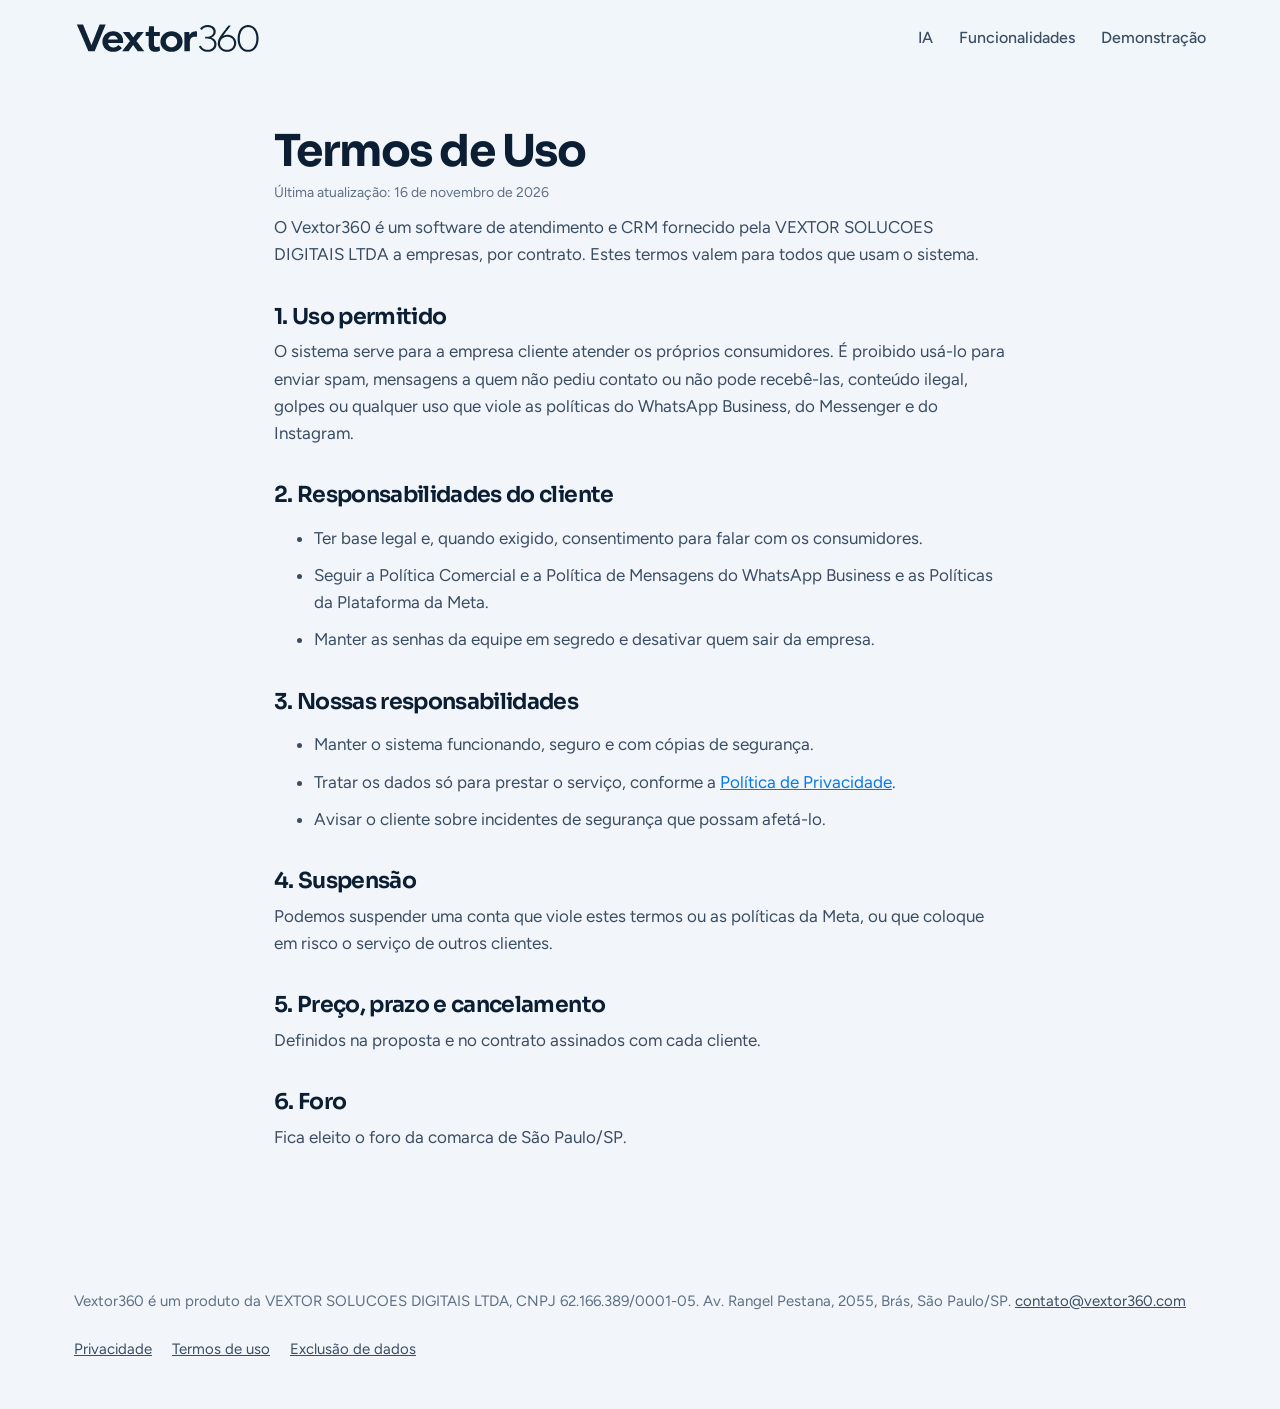
<file: termos.html>
<!doctype html><html lang="pt-BR"><head><meta charset="utf-8"><meta name="viewport" content="width=device-width,initial-scale=1"><title>Termos de Uso · Vextor360</title><link rel="icon" href="/favicon.ico" sizes="any"><link rel="apple-touch-icon" href="/apple-touch-icon.png"><meta name="description" content="Termos de uso do Vextor360."><link rel="canonical" href="https://vextor360.com/termos.html"><link rel="stylesheet" href="/site.css?v=5"><script src="/medicao.js?v=5"></script>
</head>
<body class="legal"><noscript><iframe src="https://www.googletagmanager.com/ns.html?id=GTM-KT5S8QT5" height="0" width="0" style="display:none;visibility:hidden" title="Google Tag Manager"></iframe></noscript><header class="topo" id="topo"><div class="envolve"><a class="marca" href="/" aria-label="Vextor360, página inicial"><img src="/marca/vextor360-compacta.svg" alt="Vextor360" width="187" height="32"></a><nav aria-label="Principal" style="display:flex"><a href="/#ia">IA</a><a href="/#funcionalidades">Funcionalidades</a><a href="/#demonstracao">Demonstração</a></nav></div></header><main>
<h1>Termos de Uso</h1><p class="fraco">Última atualização: 16 de novembro de 2026</p>
<p>O Vextor360 é um software de atendimento e CRM fornecido pela VEXTOR SOLUCOES DIGITAIS LTDA a empresas, por contrato. Estes termos valem para todos que usam o sistema.</p>
<h2>1. Uso permitido</h2><p>O sistema serve para a empresa cliente atender os próprios consumidores. É proibido usá-lo para enviar spam, mensagens a quem não pediu contato ou não pode recebê-las, conteúdo ilegal, golpes ou qualquer uso que viole as políticas do WhatsApp Business, do Messenger e do Instagram.</p>
<h2>2. Responsabilidades do cliente</h2><ul><li>Ter base legal e, quando exigido, consentimento para falar com os consumidores.</li><li>Seguir a Política Comercial e a Política de Mensagens do WhatsApp Business e as Políticas da Plataforma da Meta.</li><li>Manter as senhas da equipe em segredo e desativar quem sair da empresa.</li></ul>
<h2>3. Nossas responsabilidades</h2><ul><li>Manter o sistema funcionando, seguro e com cópias de segurança.</li><li>Tratar os dados só para prestar o serviço, conforme a <a href="/privacidade.html">Política de Privacidade</a>.</li><li>Avisar o cliente sobre incidentes de segurança que possam afetá-lo.</li></ul>
<h2>4. Suspensão</h2><p>Podemos suspender uma conta que viole estes termos ou as políticas da Meta, ou que coloque em risco o serviço de outros clientes.</p>
<h2>5. Preço, prazo e cancelamento</h2><p>Definidos na proposta e no contrato assinados com cada cliente.</p>
<h2>6. Foro</h2><p>Fica eleito o foro da comarca de São Paulo/SP.</p>
</main><footer class="rodape"><div class="envolve"><p>Vextor360 é um produto da VEXTOR SOLUCOES DIGITAIS LTDA, CNPJ 62.166.389/0001-05. Av. Rangel Pestana, 2055, Brás, São Paulo/SP. <a href="mailto:contato@vextor360.com">contato@vextor360.com</a></p><nav aria-label="Legal"><a href="/privacidade.html">Privacidade</a><a href="/termos.html">Termos de uso</a><a href="/exclusao-de-dados.html">Exclusão de dados</a></nav></div></footer></body></html>
</file>
<file: site.css>
@font-face{font-family:"Sora";src:url(/fontes/sora.woff2) format("woff2");font-weight:100 800;font-display:swap}
@font-face{font-family:"Figtree";src:url(/fontes/figtree.woff2) format("woff2");font-weight:300 900;font-display:swap}
:root{
  --gelo:#F2F6FA;--branco:#FFFFFF;--tinta:#0C1E33;--tinta-2:#3A4D63;--fraco:#5E7085;--linha:#D6E1EC;
  --azul:#0878E8;--ceu:#18B9F4;--verde:#05A86C;--menta:#19D784;--ambar:#F2A516;
  --tela:#0C1E33;--tela-2:#13304F;--tela-linha:#1F4167;
  --r-p:10px;--r-m:16px;--r-g:28px;
  --larg:1180px;
}
*{box-sizing:border-box}
html{scroll-behavior:smooth;-webkit-text-size-adjust:100%}
body{margin:0;background:var(--gelo);color:var(--tinta);font:400 18px/1.6 "Figtree",system-ui,sans-serif;-webkit-font-smoothing:antialiased}
img,svg{display:block;max-width:100%}
a{color:var(--azul)}
:focus-visible{outline:3px solid var(--ceu);outline-offset:3px;border-radius:6px}
.pular{position:absolute;left:-9999px}.pular:focus{left:16px;top:16px;z-index:99;background:#fff;padding:8px 14px}
h1,h2,h3{font-family:"Sora",system-ui,sans-serif;color:var(--tinta);margin:0}
h1{font-size:clamp(40px,6vw,76px);line-height:1.02;font-weight:700;letter-spacing:-.035em}
h2{font-size:clamp(30px,4vw,48px);line-height:1.08;font-weight:650;letter-spacing:-.03em}
h3{font-size:21px;line-height:1.25;font-weight:600;letter-spacing:-.01em}
p{margin:0}
h2+.lead,h1+.lead{margin-top:18px}
.envolve{max-width:var(--larg);margin:0 auto;padding:0 24px}
.lead{font-size:clamp(18px,1.6vw,21px);color:var(--tinta-2);max-width:56ch}
.bt{display:inline-flex;align-items:center;gap:10px;min-height:52px;padding:0 26px;border-radius:999px;font:600 17px "Figtree",sans-serif;text-decoration:none;border:0;cursor:pointer;transition:transform .15s,background .15s}
.bt:active{transform:scale(.98)}
.bt-p{background:var(--tinta);color:#fff}.bt-p:hover{background:var(--azul)}
.bt-s{background:transparent;color:var(--tinta);box-shadow:inset 0 0 0 2px var(--linha)}.bt-s:hover{box-shadow:inset 0 0 0 2px var(--tinta)}

/* topo */
.topo{position:sticky;top:0;z-index:20;background:rgba(242,246,250,.86);backdrop-filter:saturate(1.4) blur(12px);border-bottom:1px solid transparent;transition:border-color .2s}
.topo.rolou{border-bottom-color:var(--linha)}
.topo .envolve{display:flex;align-items:center;gap:28px;height:76px}
.topo .marca{display:flex;align-items:center;gap:10px;text-decoration:none;font:700 23px 'Sora',sans-serif;letter-spacing:-.03em;color:var(--tinta)}
.topo .marca img{display:block;width:auto;height:32px}
.topo .marca b{font-weight:700}.topo .marca span{color:var(--verde)}
.topo nav{display:flex;gap:26px;margin-left:auto}
.topo nav a{color:var(--tinta-2);text-decoration:none;font-weight:500;font-size:16px}
.topo nav a:hover{color:var(--tinta)}
.topo .bt{min-height:44px;padding:0 20px;font-size:15px}
.menu-bt{display:none;margin-left:auto;background:none;border:0;padding:10px;cursor:pointer}
@media (max-width:900px){
  .topo nav{position:fixed;inset:76px 0 auto 0;flex-direction:column;gap:0;background:var(--gelo);border-bottom:1px solid var(--linha);padding:8px 24px 20px;display:none}
  .topo nav.aberto{display:flex}.topo nav a{padding:14px 0;border-bottom:1px solid var(--linha)}
  .menu-bt{display:block}.topo .bt-topo{display:none}
}

/* hero */
.hero{padding:64px 0 72px;overflow:hidden}
.hero .envolve{display:grid;grid-template-columns:minmax(0,1.05fr) minmax(0,1fr);gap:56px;align-items:center}
.hero h1{max-width:13ch}
.hero .lead{margin-top:24px}
.hero .acoes{display:flex;gap:14px;flex-wrap:wrap;margin-top:34px}
.hero .nota{margin-top:22px;font-size:15px;color:var(--fraco)}
@media (max-width:980px){.hero .envolve{grid-template-columns:1fr}.hero{padding-top:36px}}

/* órbita */
.orbita{position:relative;aspect-ratio:1;width:100%;max-width:560px;justify-self:center}
.orbita svg.anel{position:absolute;inset:0;width:100%;height:100%;overflow:visible}
.estacao{position:absolute;transform:translate(-50%,-50%);background:#fff;border-radius:999px;padding:9px 16px 9px 12px;font:600 14px "Figtree",sans-serif;color:var(--tinta);box-shadow:0 0 0 1px var(--linha),0 10px 24px rgba(12,30,51,.08);display:flex;align-items:center;gap:8px;white-space:nowrap;transition:box-shadow .3s,transform .3s}
.estacao i{width:10px;height:10px;border-radius:50%;background:var(--linha);transition:background .3s}
.estacao.ativa{box-shadow:0 0 0 2px var(--azul),0 14px 30px rgba(8,120,232,.22);transform:translate(-50%,-50%) scale(1.06)}
.estacao.ativa i{background:var(--menta)}
.e1{left:50%;top:6%}.e2{left:94%;top:50%}.e3{left:50%;top:94%}.e4{left:6%;top:50%}
.painel-centro{position:absolute;inset:21%;border-radius:50%;background:var(--tela);color:#fff;display:flex;flex-direction:column;align-items:center;justify-content:center;text-align:center;padding:10%;box-shadow:0 30px 60px rgba(12,30,51,.25)}
.painel-centro .rot{font-size:13px;color:#9FB6CF}
.painel-centro .num{font:700 clamp(30px,4.2vw,48px)/1 "Sora",sans-serif;letter-spacing:-.03em;margin:6px 0 4px;font-variant-numeric:tabular-nums}
.painel-centro .ev{font-size:14px;color:#D7E6F5;min-height:3em;max-width:22ch;transition:opacity .3s}
.painel-centro .demo{position:absolute;bottom:13%;font-size:11px;color:#6F89A6}
@media (max-width:520px){.estacao{font-size:12px;padding:7px 12px 7px 10px}.e2{left:88%}.e4{left:12%}}

/* faixa de canais */
.canais{border-block:1px solid var(--linha);background:#fff}
.canais .envolve{display:flex;gap:36px;align-items:center;justify-content:space-between;flex-wrap:wrap;padding-block:22px;color:var(--tinta-2);font-weight:500;font-size:16px}
.canais b{color:var(--tinta);font-family:"Sora";font-weight:600}

/* seções */
section.bloco{padding:110px 0}
section.bloco.branco{background:#fff}
.cab-sec{max-width:760px}
.cab-sec .lead{margin-top:18px}
.duas{display:grid;grid-template-columns:minmax(0,1fr) minmax(0,1fr);gap:64px;align-items:center}
@media (max-width:900px){.duas{grid-template-columns:1fr;gap:40px}section.bloco{padding:76px 0}}

/* conversa IA */
.tela{background:var(--tela);border-radius:var(--r-g);padding:22px;color:#fff;box-shadow:0 40px 80px rgba(12,30,51,.22)}
.tela .barra{display:flex;align-items:center;gap:12px;padding-bottom:16px;border-bottom:1px solid var(--tela-linha);margin-bottom:16px}
.tela .av{width:40px;height:40px;border-radius:50%;background:linear-gradient(135deg,var(--ceu),var(--menta));display:grid;place-items:center;font:700 16px "Sora";color:var(--tinta)}
.tela .barra small{display:block;color:#8FA9C4;font-size:13px}
.chat{display:flex;flex-direction:column;gap:10px;min-height:360px}
.msg{max-width:82%;padding:11px 15px;border-radius:16px;font-size:16px;line-height:1.4;opacity:0;transform:translateY(8px);transition:opacity .35s,transform .35s}
.msg.v{opacity:1;transform:none}
.msg.cli{background:var(--tela-2);border-top-left-radius:4px}
.msg.ia{background:#E7F4FF;color:var(--tinta);align-self:flex-end;border-top-right-radius:4px}
.msg.ia em{display:block;font-style:normal;font-size:12px;font-weight:700;color:var(--azul);margin-bottom:2px}
.msg.sis{align-self:center;background:transparent;color:var(--menta);font-size:14px;font-weight:600;padding:4px}
.pontos{align-self:flex-end;display:flex;gap:5px;padding:12px 14px;background:#E7F4FF;border-radius:16px;opacity:0}
.pontos.v{opacity:1}.pontos i{width:7px;height:7px;border-radius:50%;background:var(--azul);animation:pisca 1s infinite}
.pontos i:nth-child(2){animation-delay:.15s}.pontos i:nth-child(3){animation-delay:.3s}
@keyframes pisca{50%{opacity:.25}}
.lista-pontos{list-style:none;padding:0;margin:30px 0 0;display:grid;gap:18px}
.lista-pontos li{padding-left:34px;position:relative;color:var(--tinta-2)}
.lista-pontos li::before{content:"";position:absolute;left:0;top:.45em;width:18px;height:18px;border-radius:50%;border:5px solid var(--menta);background:#fff}
.lista-pontos b{color:var(--tinta)}

/* jornada (sequência real) */
.jornada{margin-top:56px;display:grid;grid-template-columns:repeat(5,minmax(0,1fr));gap:0;position:relative}
.jornada::before{content:"";position:absolute;left:0;right:0;top:27px;height:3px;background:linear-gradient(90deg,var(--ceu),var(--azul) 50%,var(--verde));border-radius:3px}
.passo{position:relative;padding-right:18px}
.passo .n{width:56px;height:56px;border-radius:50%;background:#fff;border:3px solid var(--azul);display:grid;place-items:center;font:700 19px "Sora";color:var(--azul);position:relative}
.passo:last-child .n{border-color:var(--verde);color:var(--verde)}
.passo h3{margin:20px 0 8px;font-size:19px}
.passo p{font-size:16px;color:var(--fraco)}
@media (max-width:900px){.jornada{grid-template-columns:1fr;gap:28px}.jornada::before{left:27px;right:auto;top:0;bottom:0;width:3px;height:auto}.passo{display:grid;grid-template-columns:56px 1fr;column-gap:20px}.passo h3{margin:4px 0 4px}.passo p{grid-column:2}}

/* gestão */
.dash{display:grid;grid-template-columns:repeat(6,minmax(0,1fr));gap:14px}
.dash .k{grid-column:span 2;background:var(--tela-2);border-radius:var(--r-m);padding:16px}
.dash .k span{font-size:13px;color:#8FA9C4}.dash .k b{display:block;font:700 28px "Sora";margin-top:4px;font-variant-numeric:tabular-nums}
.dash .k small{color:var(--menta);font-size:13px;font-weight:600}
.dash .g{grid-column:span 4;background:var(--tela-2);border-radius:var(--r-m);padding:16px}
.dash .f{grid-column:span 2;background:var(--tela-2);border-radius:var(--r-m);padding:16px}
.dash h4{margin:0 0 12px;font:600 14px "Figtree";color:#B9CCE0}
.barras{display:flex;align-items:flex-end;gap:7px;height:130px}
.barras i{flex:1;background:linear-gradient(180deg,var(--ceu),var(--azul));border-radius:5px 5px 2px 2px;height:4%;transition:height .9s cubic-bezier(.2,.8,.2,1)}
.funil{display:grid;gap:9px}
.funil div{height:26px;border-radius:6px;background:linear-gradient(90deg,var(--azul),var(--menta));width:0;transition:width 1s cubic-bezier(.2,.8,.2,1);font-size:12px;font-weight:700;color:#fff;display:flex;align-items:center;padding-left:8px;white-space:nowrap;overflow:visible;text-shadow:0 1px 2px rgba(12,30,51,.6)}
.alerta{grid-column:1/-1;background:rgba(242,165,22,.14);border:1px solid rgba(242,165,22,.5);color:#FFD27A;border-radius:var(--r-m);padding:12px 16px;font-size:15px;font-weight:600;display:flex;gap:10px;align-items:center;opacity:0;transition:opacity .4s}
.alerta.v{opacity:1;animation:pulso 1.6s ease-in-out 3}
@keyframes pulso{50%{box-shadow:0 0 0 8px rgba(242,165,22,.15)}}
.demo-nota{margin-top:14px;font-size:13px;color:#6F89A6}
@media (max-width:600px){.dash .k{grid-column:span 3}.dash .g,.dash .f{grid-column:1/-1}}

/* economia */
.calc{display:grid;grid-template-columns:minmax(0,1fr) minmax(0,1fr);gap:0;background:#fff;border-radius:var(--r-g);box-shadow:0 0 0 1px var(--linha);overflow:hidden;margin-top:48px}
.calc form{padding:36px;display:grid;gap:26px}
.campo label{display:flex;justify-content:space-between;font-weight:600;margin-bottom:10px;font-size:16px}
.campo output{font:700 17px "Sora";color:var(--azul);font-variant-numeric:tabular-nums}
.campo input[type=range]{width:100%;accent-color:var(--azul);height:28px}
.calc .res{background:var(--tela);color:#fff;padding:36px;display:flex;flex-direction:column;gap:26px}
.res .item span{color:#9FB6CF;font-size:15px}
.res .item b{display:block;font:700 clamp(30px,3.6vw,44px)/1.1 "Sora";letter-spacing:-.02em;margin-top:4px;font-variant-numeric:tabular-nums}
.res .item.dest b{color:var(--menta)}
.res .conta{font-size:13px;color:#7F98B3;margin-top:auto;line-height:1.5}
@media (max-width:900px){.calc{grid-template-columns:1fr}.calc form,.calc .res{padding:26px}}

/* funcionalidades */
.funcs{margin-top:56px;display:grid;grid-template-columns:repeat(3,minmax(0,1fr));border-top:1px solid var(--linha)}
.func{padding:32px 28px 32px 0;border-bottom:1px solid var(--linha)}
.func:not(:nth-child(3n+1)){padding-left:28px;border-left:1px solid var(--linha)}
.func svg{width:34px;height:34px;color:var(--azul);margin-bottom:18px}
.func h3{margin-bottom:8px}.func p{color:var(--fraco);font-size:16px}
@media (max-width:900px){.funcs{grid-template-columns:1fr}.func,.func:not(:nth-child(3n+1)){padding:26px 0;border-left:0}}

/* para quem */
.setores{display:flex;flex-wrap:wrap;gap:10px;margin-top:28px}
.setores span{background:#fff;box-shadow:0 0 0 1px var(--linha);border-radius:999px;padding:10px 18px;font-weight:500}

/* faq */
.faq{margin-top:40px;max-width:820px}
.faq details{border-bottom:1px solid var(--linha);padding:4px 0}
.faq summary{cursor:pointer;list-style:none;padding:20px 40px 20px 0;font:600 19px "Sora";position:relative}
.faq summary::-webkit-details-marker{display:none}
.faq summary::after{content:"+";position:absolute;right:6px;top:16px;font-size:26px;font-weight:400;color:var(--azul);transition:transform .2s}
.faq details[open] summary::after{transform:rotate(45deg)}
.faq details p{padding:0 0 22px;color:var(--tinta-2);max-width:68ch}

/* contato */
.contato{background:var(--tela);color:#fff}
.contato h2{color:#fff}.contato .lead{color:#B9CCE0}
.form-demo{display:grid;grid-template-columns:repeat(2,minmax(0,1fr));gap:16px}
.form-demo label{display:grid;gap:8px;font-size:15px;font-weight:600;color:#D7E6F5}
.form-demo input,.form-demo select{height:52px;border-radius:12px;border:1px solid var(--tela-linha);background:var(--tela-2);color:#fff;padding:0 14px;font:16px "Figtree"}
.form-demo .larga{grid-column:1/-1}
.form-demo .bt{background:var(--menta);color:var(--tinta);justify-content:center}.form-demo .bt:hover{background:#fff}
.form-demo .msg-form{grid-column:1/-1;font-size:15px;color:var(--menta);min-height:1.4em}
@media (max-width:600px){.form-demo{grid-template-columns:1fr}}

/* rodapé */
.rodape{padding:48px 0;font-size:15px;color:var(--fraco)}
.rodape .envolve{display:flex;justify-content:space-between;gap:24px;flex-wrap:wrap}
/* assinatura principal (manual v1.1): mínimo 360 px; no celular, a compacta */
.rodape .assinatura{flex-basis:100%;display:block;margin-bottom:24px}.rodape .assinatura img{display:block;width:360px;height:auto}
@media (max-width:439px){.rodape .assinatura img{width:200px}}
@media (max-width:380px){.topo .marca img{height:28px}}
.rodape nav{display:flex;gap:20px;flex-wrap:wrap}.rodape a{color:var(--tinta-2)}

/* cookies */
.cookies{position:fixed;left:16px;right:16px;bottom:16px;z-index:50;max-width:560px;background:#fff;border-radius:var(--r-m);box-shadow:0 0 0 1px var(--linha),0 20px 50px rgba(12,30,51,.18);padding:20px;font-size:15px;display:none}
.cookies.v{display:block}.cookies p{color:var(--tinta-2)}
.cookies .acoes{display:flex;gap:10px;margin-top:14px;flex-wrap:wrap}.cookies .bt{min-height:42px;font-size:15px;padding:0 18px}

/* páginas legais */
.legal main{max-width:780px;margin:0 auto;padding:40px 24px 80px}
.legal main h1{font-size:clamp(32px,4vw,44px);margin:12px 0 8px}
.legal main h2{font-size:22px;margin:36px 0 10px}
.legal main p,.legal main li{font-size:17px;color:var(--tinta-2);margin-bottom:10px}
.legal table{border-collapse:collapse;width:100%;font-size:16px}.legal td,.legal th{border:1px solid var(--linha);padding:10px;text-align:left;vertical-align:top}
.legal .fraco{color:var(--fraco);font-size:14px}

@media (prefers-reduced-motion:reduce){*{transition:none!important;animation:none!important;scroll-behavior:auto!important}}

/* campo isca para robôs (formulário de demonstração) */
.isca { position: absolute; left: -9999px; width: 1px; height: 1px; overflow: hidden; }
</file>
